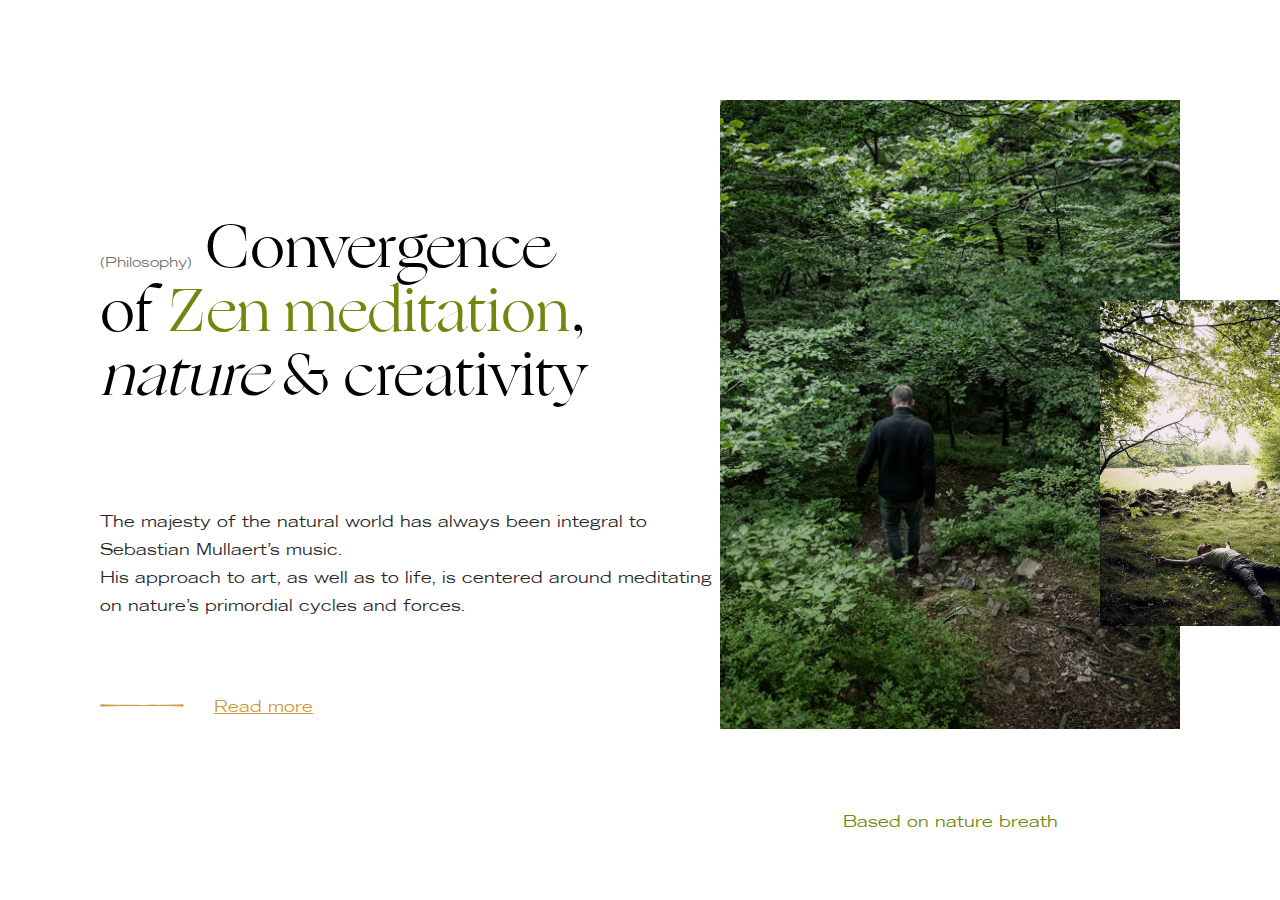
<file: Домашка_4.1_4.2/index.html>
<!DOCTYPE html>
<html>
  <head>
    <meta charset="UTF-8">
    <meta name="viewport" content="width=device-width, initial-scale=1"/>
    <link rel="stylesheet" href="styles/styles.css">
    <title>Philosophy</title>
    <link rel="preconnect" href="https://fonts.googleapis.com"><link rel="preconnect" href="https://fonts.gstatic.com" crossorigin>
    <link href="https://fonts.googleapis.com/css2?family=Montserrat&family=Quattrocento&display=swap" rel="stylesheet">
  </head>
  <body>
    <div class="content-wrapper">
      <section class="section-1">
        <div>
          <h1><span class="philosophy mobile-hidden">(Philosophy)</span> Convergence <br>of <span class="zen"> Zen meditation</span>, <i><b>nature</b></i> & creativity</h1>
        </div>
        <div>
          <p>The majesty of the natural world has always been integral to Sebastian Mullaert’s music.</p>
          <p>His approach to art, as well as to life, is centered around meditating on nature’s primordial cycles and forces.</p>
        </div>
        <div class="read-link">
          <svg width="84" height="3" viewBox="0 0 84 3" fill="none" xmlns="http://www.w3.org/2000/svg">
            <path d="M42.672 0.903998C22.704 0.903998 5.52 0.615999 0.72 0.328C0.144 0.808 0.0480001 2.248 0.816 2.632C5.904 2.248 21.84 1.96 42.48 1.96C63.12 1.96 77.904 2.248 83.184 2.632C83.76 2.248 83.856 0.808 83.088 0.328C78.48 0.615999 62.64 0.903998 42.672 0.903998Z" fill="#D0A049"/>
          </svg>
          <div>
          <a href="">Read more</a>
        </div>
        </div>
      </section>
      
      <section class="section-2 mobile-hidden">
        <div class="photos">
          <img src="img/image 52.jpg" width="460" height="630" alt="pic" class="bpic">
          <img src="img/image 116.jpg" width="260" height="320" alt="pic" class="spic">
        </div>
        <div class="mobile-hidden">
          <p>Based on nature breath</p>
        </div>
      </section>
    </section>
    </div>
    
    <section class="desktop-hidden">
      <div>
        <img src="img/image 52 m.jpg" width="320" height="500" alt="pic" class="bpic-mobile">
        <img src="img/image 116 m.jpg" width="217" height="290" alt="pic" class="spic-mobile">
      </div>
    </section>
  </body>
</html>
</file>
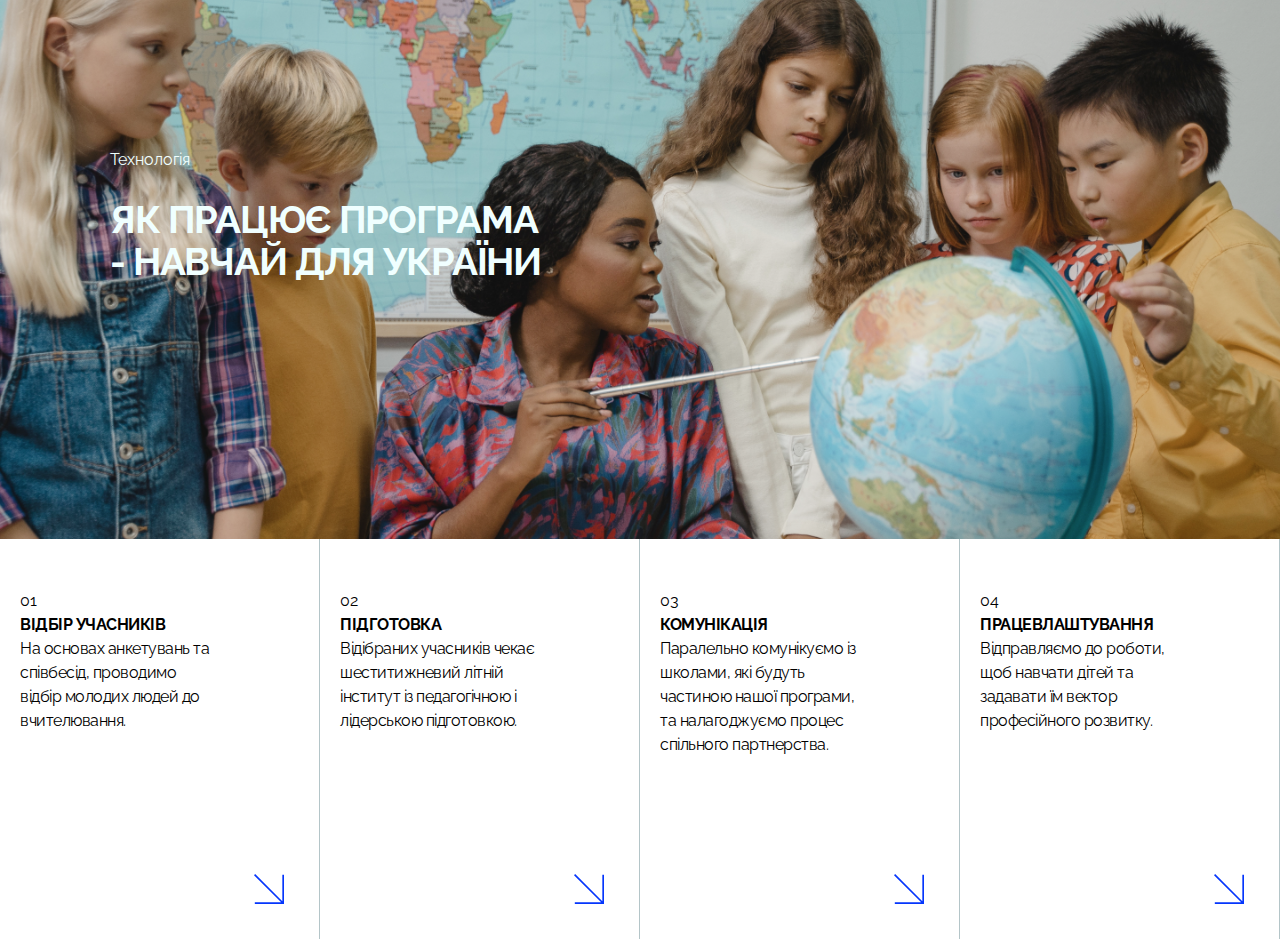
<file: Домашка_grid/index.html>
<!DOCTYPE html>
<html>
	<head>
		<meta charset="UTF-8">
    <meta name="viewport" content="width=device-width, initial-scale=1.0" />
		<link rel="stylesheet" href="styles/styles.css">
		<title>Grid</title>
      <link rel="preconnect" href="https://fonts.googleapis.com">
      <link rel="preconnect" href="https://fonts.gstatic.com" crossorigin>
      <link href="https://fonts.googleapis.com/css2?family=Raleway&display=swap" rel="stylesheet">
	</head>
  <body>
    <header class="main-pic">
      <div class="container-m main-pic-container" >
        <p class="main-pic-text">Технологія</p>
        <h1 class="main-pic-title">ЯК ПРАЦЮЄ ПРОГРАМА <br>- НАВЧАЙ ДЛЯ УКРАЇНИ</h1>
      </div>
    </header> 
    <div class="container-l">
    <div class="blocks">
      <div class="block">
        <div>
        <p>01</p>
        <h2>ВІДБІР УЧАСНИКІВ</h2>
        <p>На основах анкетувань та співбесід, проводимо відбір молодих людей до вчителювання.</p>
        </div>
        <div class="svg-block">
        <a href="" class="svg-button"><svg width="30" height="30" viewBox="0 0 30 30" fill="none" xmlns="http://www.w3.org/2000/svg">
          <path d="M28.3323 0.821581V27.1472L1.17904 0L0 1.17881L27.1591 28.3327H0.815904V30H28.3323H30V28.3327V0.821581H28.3323Z" fill="#0536FC"/>
          </svg>
          </a>
        </div>
      </div>
      <div class="block">
        <div>
        <p>02</p>
        <h2>ПІДГОТОВКА</h2>
        <p>Відібраних учасників чекає шеститижневий літній інститут із педагогічною і лідерською підготовкою.</p>
        </div>
        <div class="svg-block">
        <a href="" class="svg-button"><svg width="30" height="30" viewBox="0 0 30 30" fill="none" xmlns="http://www.w3.org/2000/svg">
          <path d="M28.3323 0.821581V27.1472L1.17904 0L0 1.17881L27.1591 28.3327H0.815904V30H28.3323H30V28.3327V0.821581H28.3323Z" fill="#0536FC"/>
          </svg>
          </a>
        </div>
      </div>
      <div class="block">
        <div>
        <p>03</p>
        <h2>КОМУНІКАЦІЯ</h2>
        <p>Паралельно комунікуємо із школами, які будуть частиною нашої програми, та налагоджуємо процес спільного партнерства.</p>
        </div>
        <div class="svg-block">
        <a href="" class="svg-button"><svg width="30" height="30" viewBox="0 0 30 30" fill="none" xmlns="http://www.w3.org/2000/svg">
          <path d="M28.3323 0.821581V27.1472L1.17904 0L0 1.17881L27.1591 28.3327H0.815904V30H28.3323H30V28.3327V0.821581H28.3323Z" fill="#0536FC"/>
          </svg>
          </a>
        </div>
      </div>
      <div class="block">
        <div>
        <p>04</p>
        <h2>ПРАЦЕВЛАШТУВАННЯ</h2>
        <p>Відправляємо до роботи, щоб навчати дітей та задавати їм вектор професійного розвитку.</p>
        </div>
        <div class="svg-block">
        <a href="" class="svg-button"><svg width="30" height="30" viewBox="0 0 30 30" fill="none" xmlns="http://www.w3.org/2000/svg">
          <path d="M28.3323 0.821581V27.1472L1.17904 0L0 1.17881L27.1591 28.3327H0.815904V30H28.3323H30V28.3327V0.821581H28.3323Z" fill="#0536FC"/>
          </svg>
          </a>
        </div>
      </div>
    </div>
    </div>
  </body>
</html>
</file>
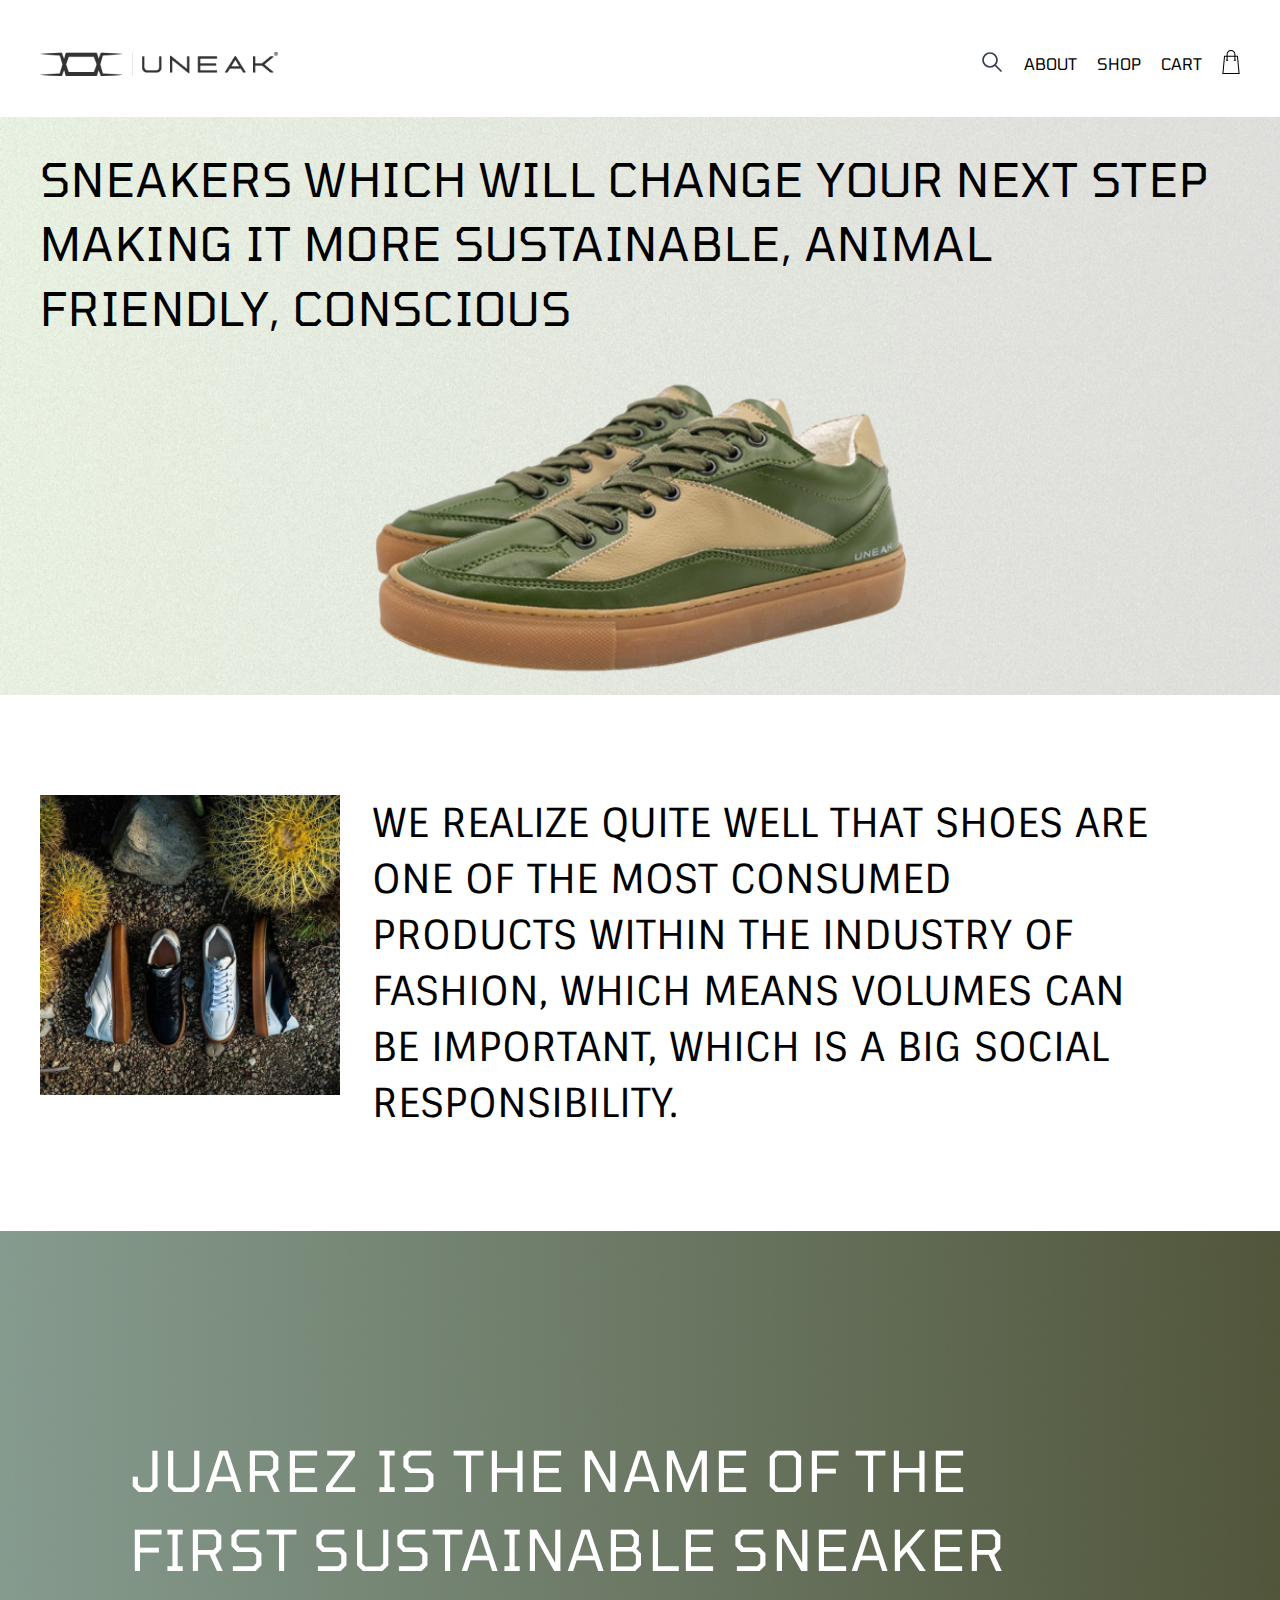
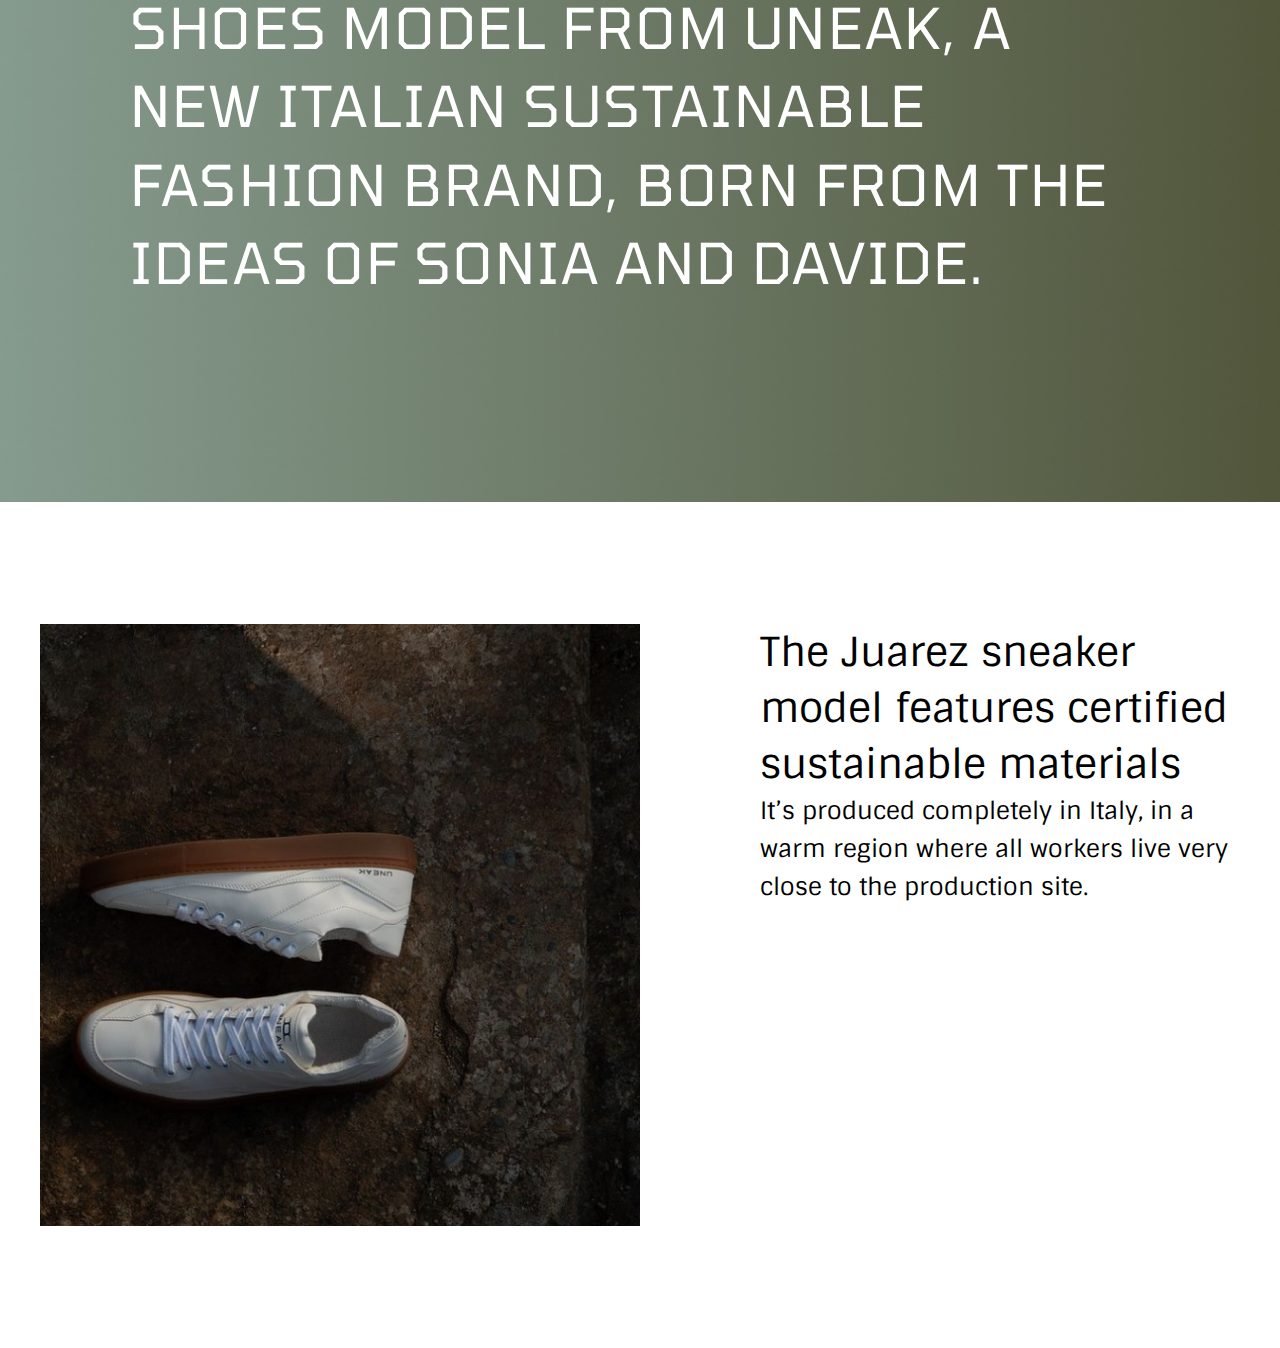
<file: Домашка_кроссовок/index.html>
<!DOCTYPE html>
<html>
	<head>
		<meta charset="UTF-8">
    <meta name="viewport" content="width=device-width, initial-scale=1"/>
		<link rel="stylesheet" href="styles/styles.css">
		<title>R</title>
    <link rel="preconnect" href="https://fonts.googleapis.com"><link rel="preconnect" href="https://fonts.gstatic.com" crossorigin>
    <link href="https://fonts.googleapis.com/css2?family=Sintony&family=Tomorrow&display=swap" rel="stylesheet">
	</head>
    <body>
      <header>
        <div class="container header-wrapper">
          <div class="desktop-hidden">
            <button class="header-button">MENU</button>
          </div>
          <div class="header-logo-link">
            <a href=""><img src="images/image_1.png" class="header-logo" width="238" height="24" alt=""></a>
          </div>
          <nav class="mobile-hidden">
            <ul class="header-navigation-list">
              <li><button class="header-button"><svg width="24" height="24" viewBox="0 0 24 24" fill="none" xmlns="http://www.w3.org/2000/svg">
                <path d="M10 17C13.866 17 17 13.866 17 10C17 6.13401 13.866 3 10 3C6.13401 3 3 6.13401 3 10C3 13.866 6.13401 17 10 17Z" stroke="#353E50" stroke-width="1.7" stroke-linecap="round" stroke-linejoin="round"/>
                <path d="M15 15L21 21" stroke="#353E50" stroke-width="1.7" stroke-linecap="round" stroke-linejoin="round"/>
                </svg></button></li>
              <li><a>ABOUT</a></li>
              <li><a>SHOP</a></li>
              <li><a>CART</a></li>
              <li><button class="header-button"><svg width="18" height="24" viewBox="0 0 18 24" fill="none" xmlns="http://www.w3.org/2000/svg">
                <path d="M15.942 5.62697H13.4197V4.41967C13.4197 1.98269 11.437 0 8.99993 0C6.56295 0 4.58026 1.98269 4.58026 4.41967V5.62697H2.05796L0.353516 24H17.6464L15.942 5.62697ZM5.60153 4.41967C5.60153 2.54571 7.12592 1.02127 8.99993 1.02127C10.874 1.02127 12.3984 2.54571 12.3984 4.41967V5.62697H5.60153V4.41967ZM2.98847 6.64824H4.58021V9.64771H3.99676V10.669H6.18488V9.64771H5.60148V6.64824H12.3983V9.64771H11.8149V10.669H14.0031V9.64771H13.4197V6.64824H15.0114L16.5263 22.9787H1.47353L2.98847 6.64824Z" fill="black"/>
                </svg></button></li>
            </ul>
          </nav>
          <div class="desktop-hidden">
            <button class="header-button">CART</button>
          </div>
        </div>
      </header>   
      <section class="section-1">  
        <div class="container section-1-container">
          <p>Sneakers which will change your next step <span class="mobile-hidden">making it more sustainable, animal friendly, conscious</span></p>
          <figure class="section-1-image-wrap">
          <img src="images/3fcd509a51bc0adc99a322107f53a9ce_original-removebg-preview 1.png" class="sneak" width="533" height="355">
        </figure>
        <div class="desktop-hidden">
          <p class="desktop-hidden-bottom">making it more sustainable, animal friendly, conscious</p>
        </div>
        </div>
      </section>
      <section class="">
        <div class="container section-2-container">
        <figure class="section-2-img-wrap">
          <img src="images/280230647_728871804950693_1118493445524661297_n 1.png" width="560" height="560" alt="">
        </figure>
        <div class="section-2-text">
          <p>We realize quite well that shoes are one of the most consumed products within the industry of fashion, which means volumes can be important, which is a big social responsibility.</p>
        </div>
        </div>
      </section>
      <section class="section-3">
        <div class="container">
        <div class="section-3-text">
          <p>Juarez is the name of the first sustainable sneaker shoes model from UNEAK, a new italian sustainable fashion brand, born from the ideas of Sonia and Davide.</p>
        </div>
        </div>
      </section>
      <section class="section-4">
        <div class="container container-4">
          <figure>
            <img src="images/292437600_720899105792151_4973241723010268884_n 1.png" width="608" height="608" alt="">
          </figure>
          <div class="container-4-text">
            <h2>The Juarez sneaker model features certified sustainable materials</h2>
            <p>It’s produced completely in Italy, in a warm region where all workers live very close to the production site.</p>
          </div>
        </div>
      </section>
    </body>
</html>
</file>
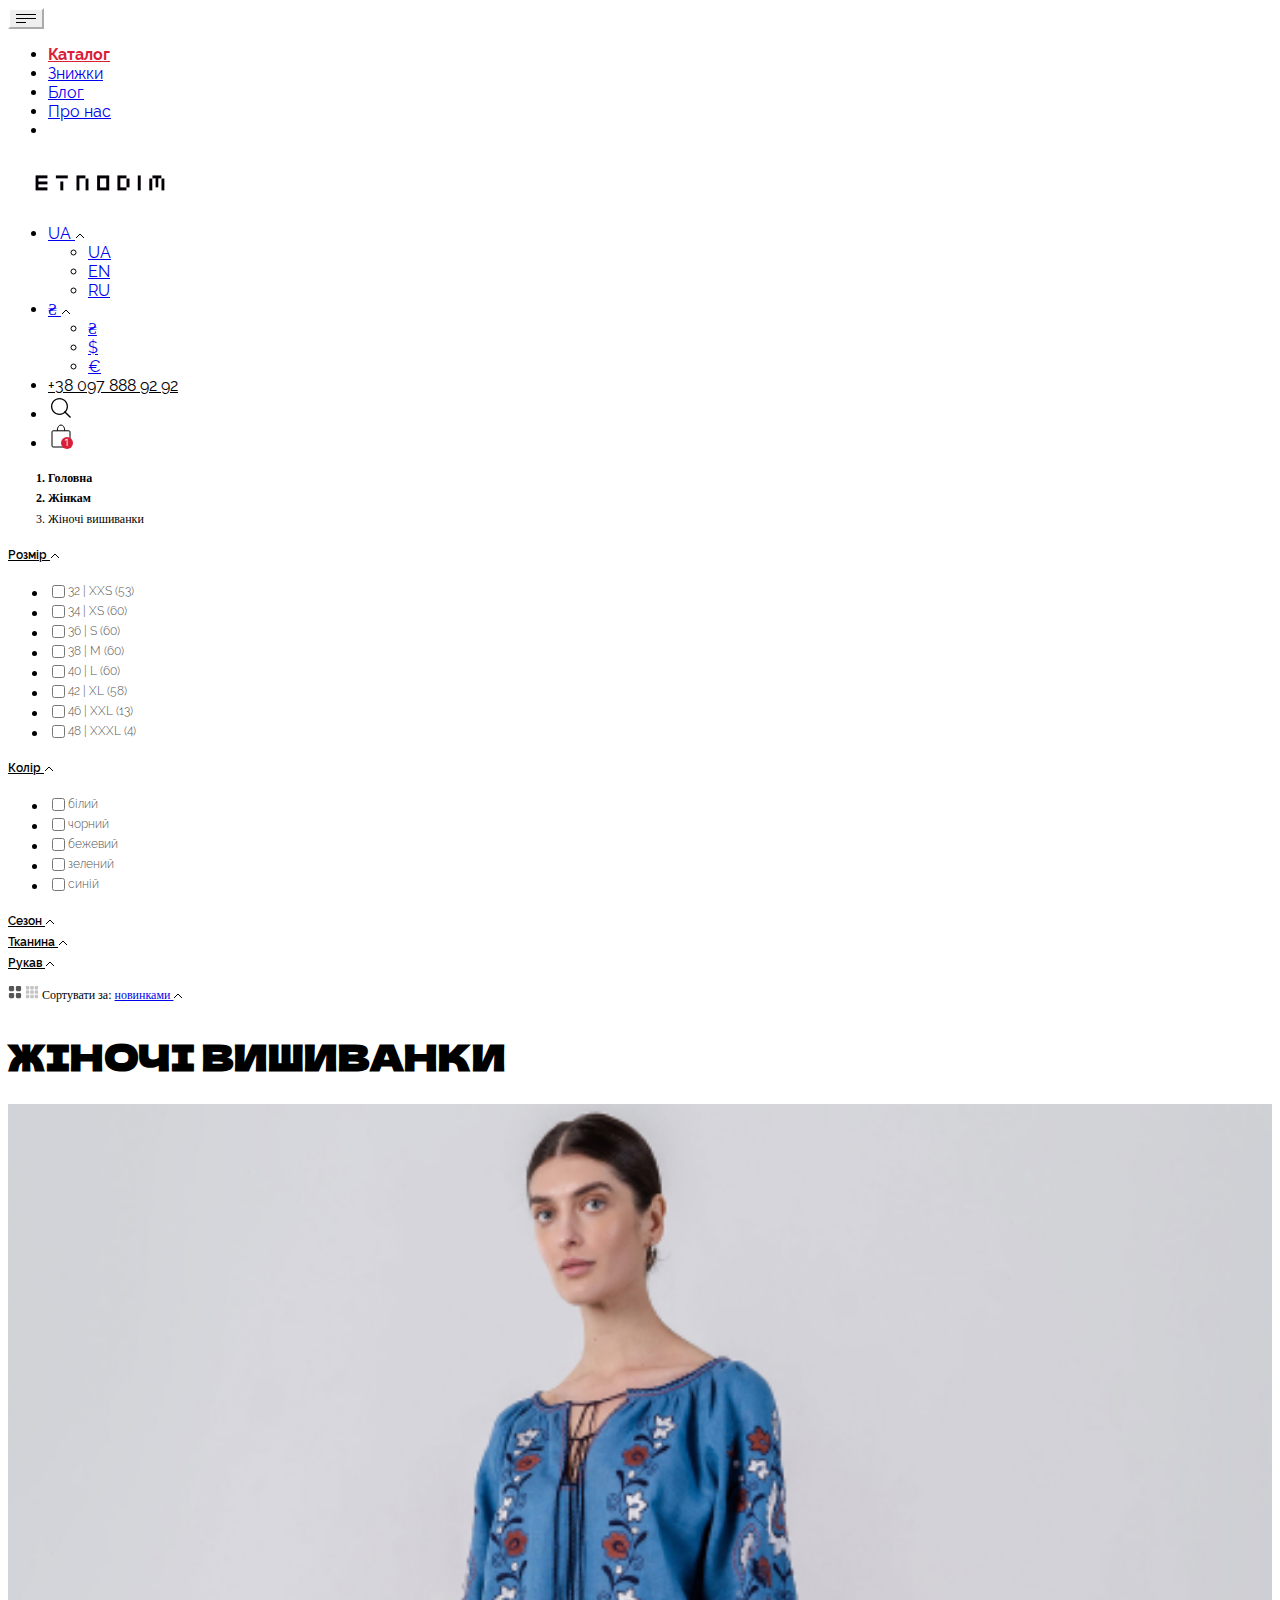
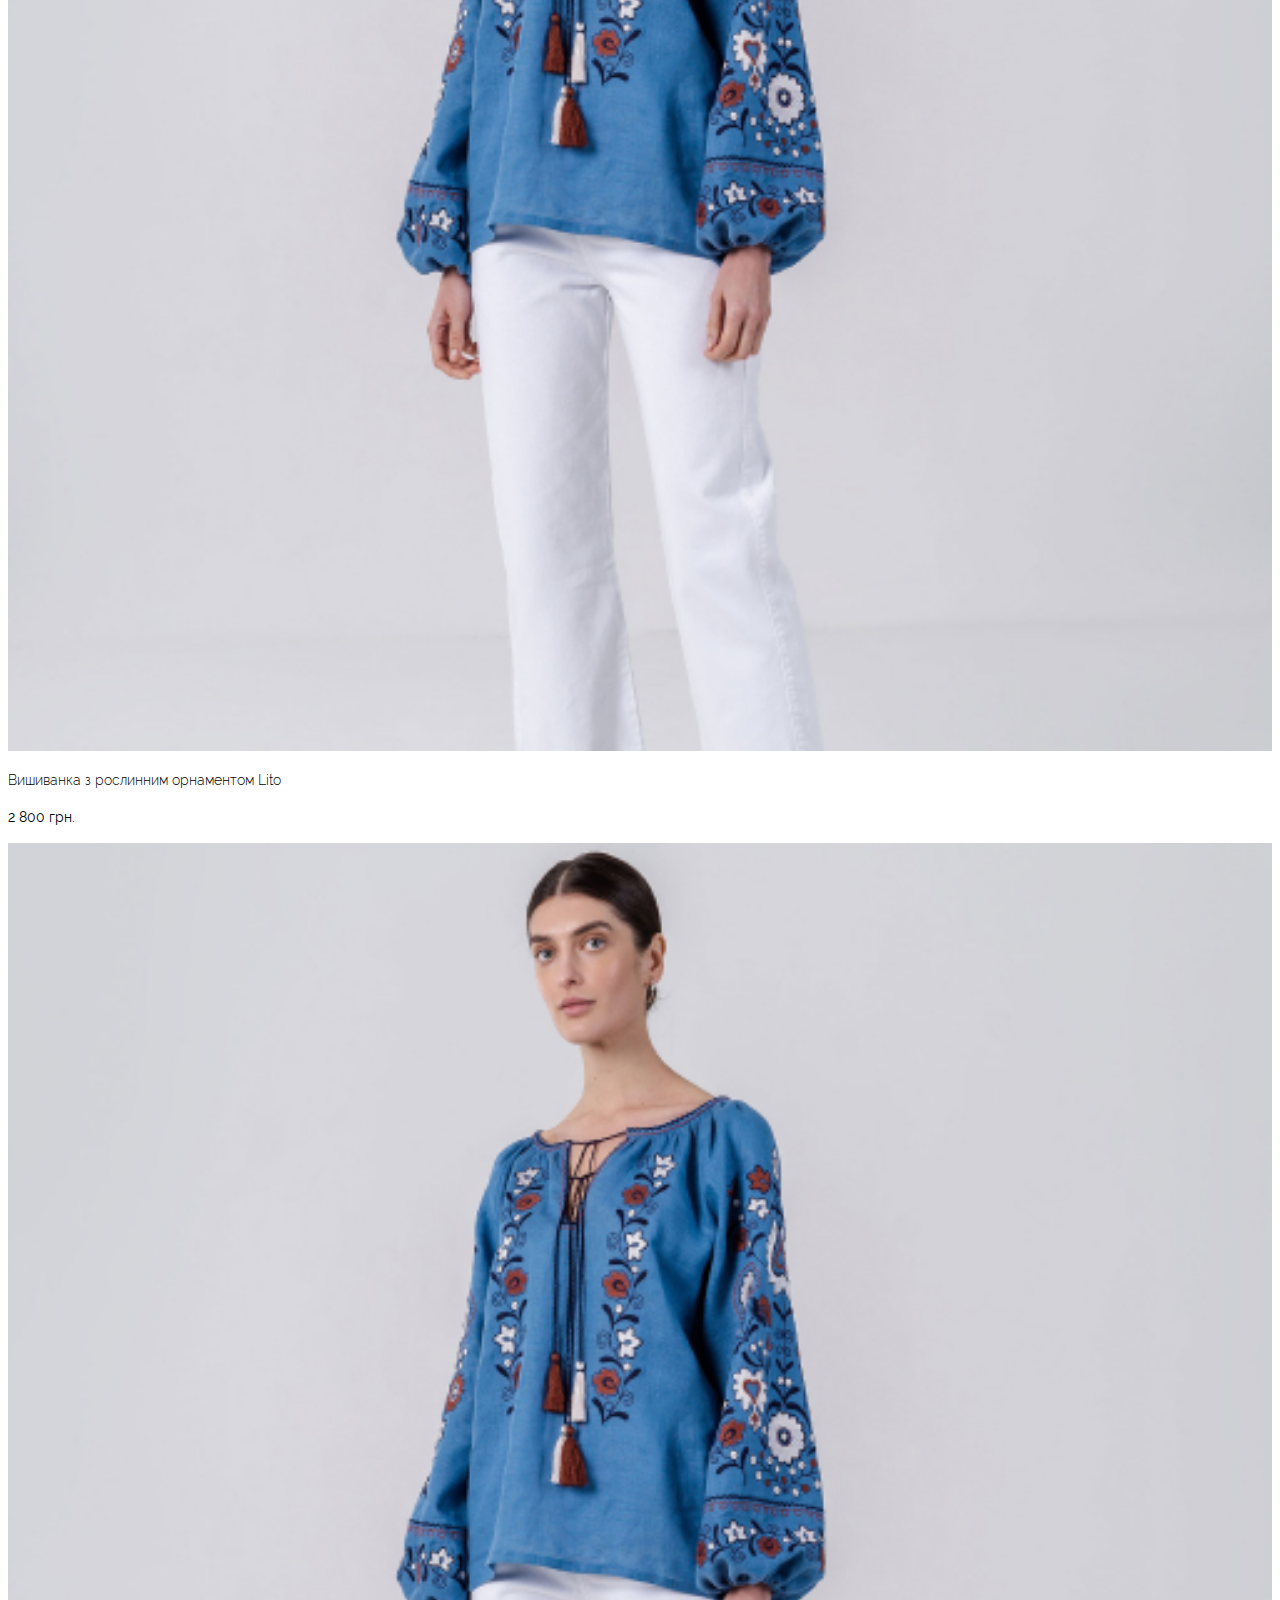
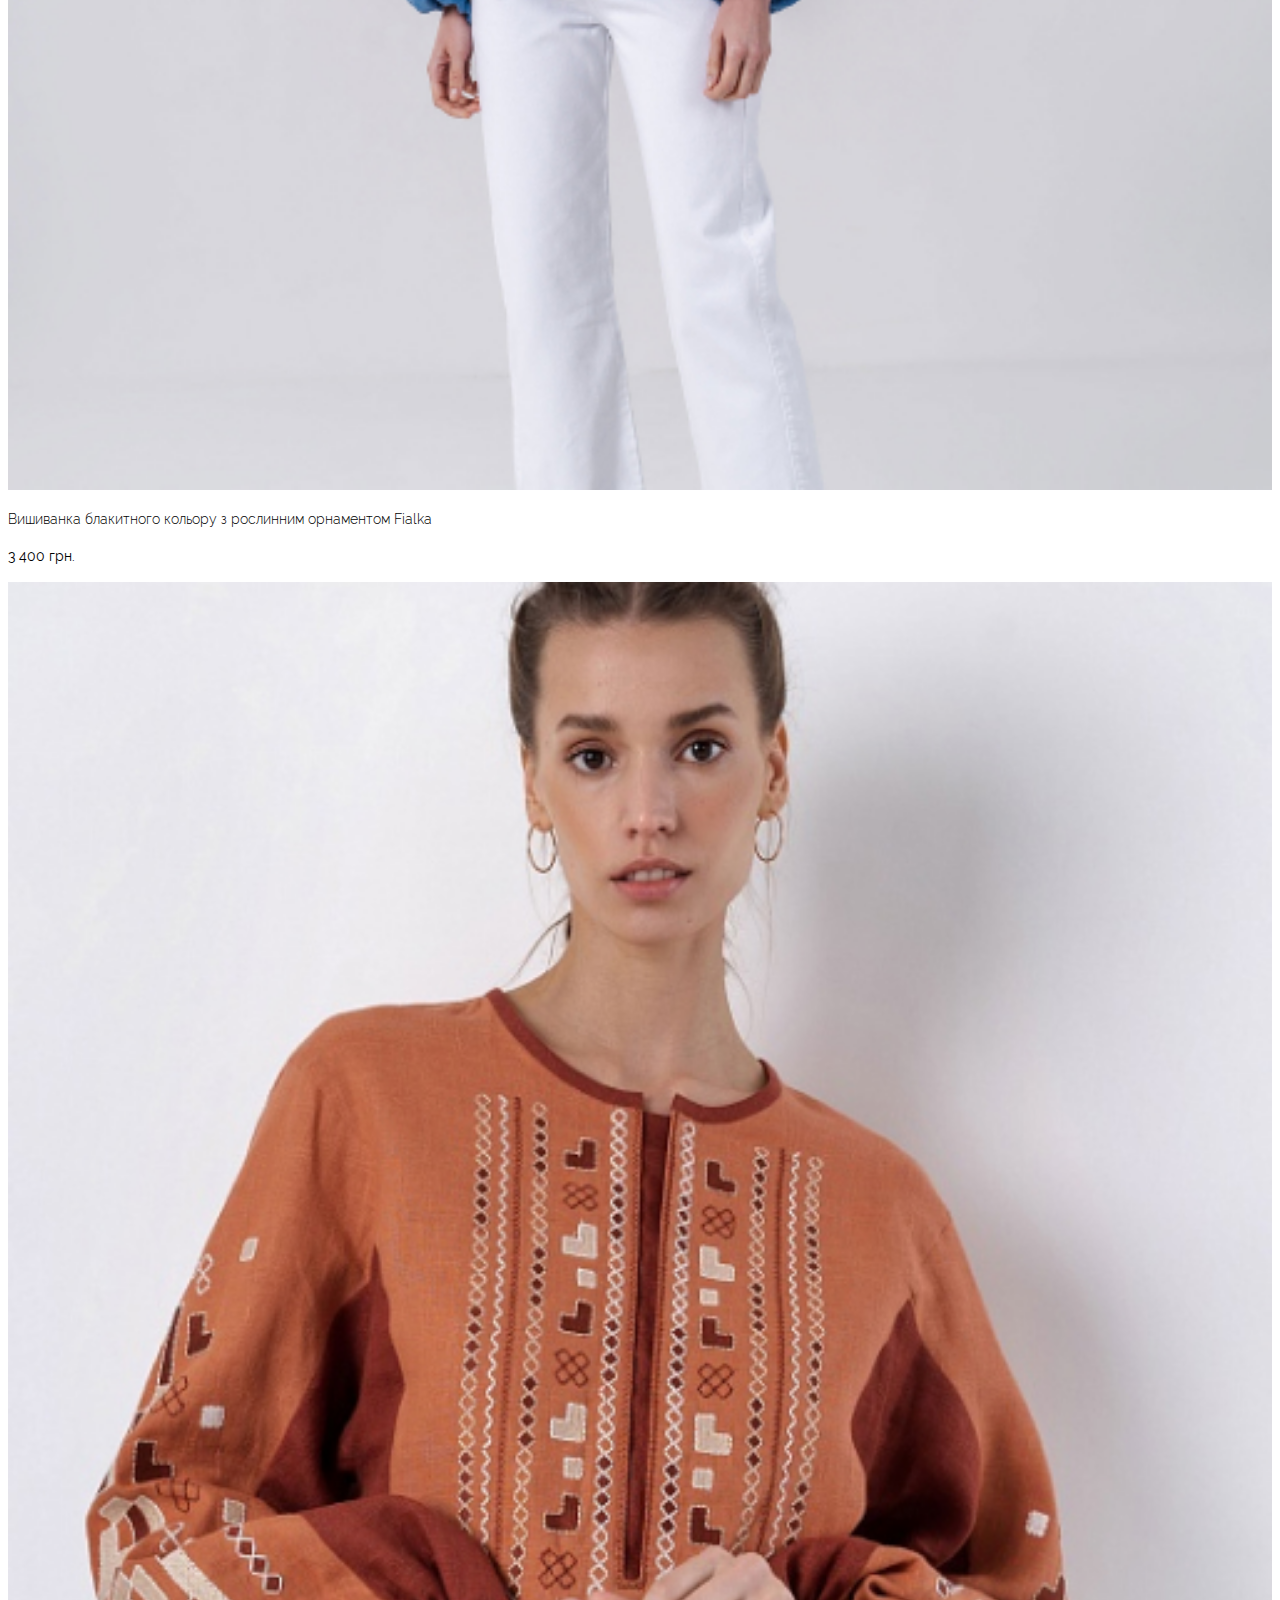
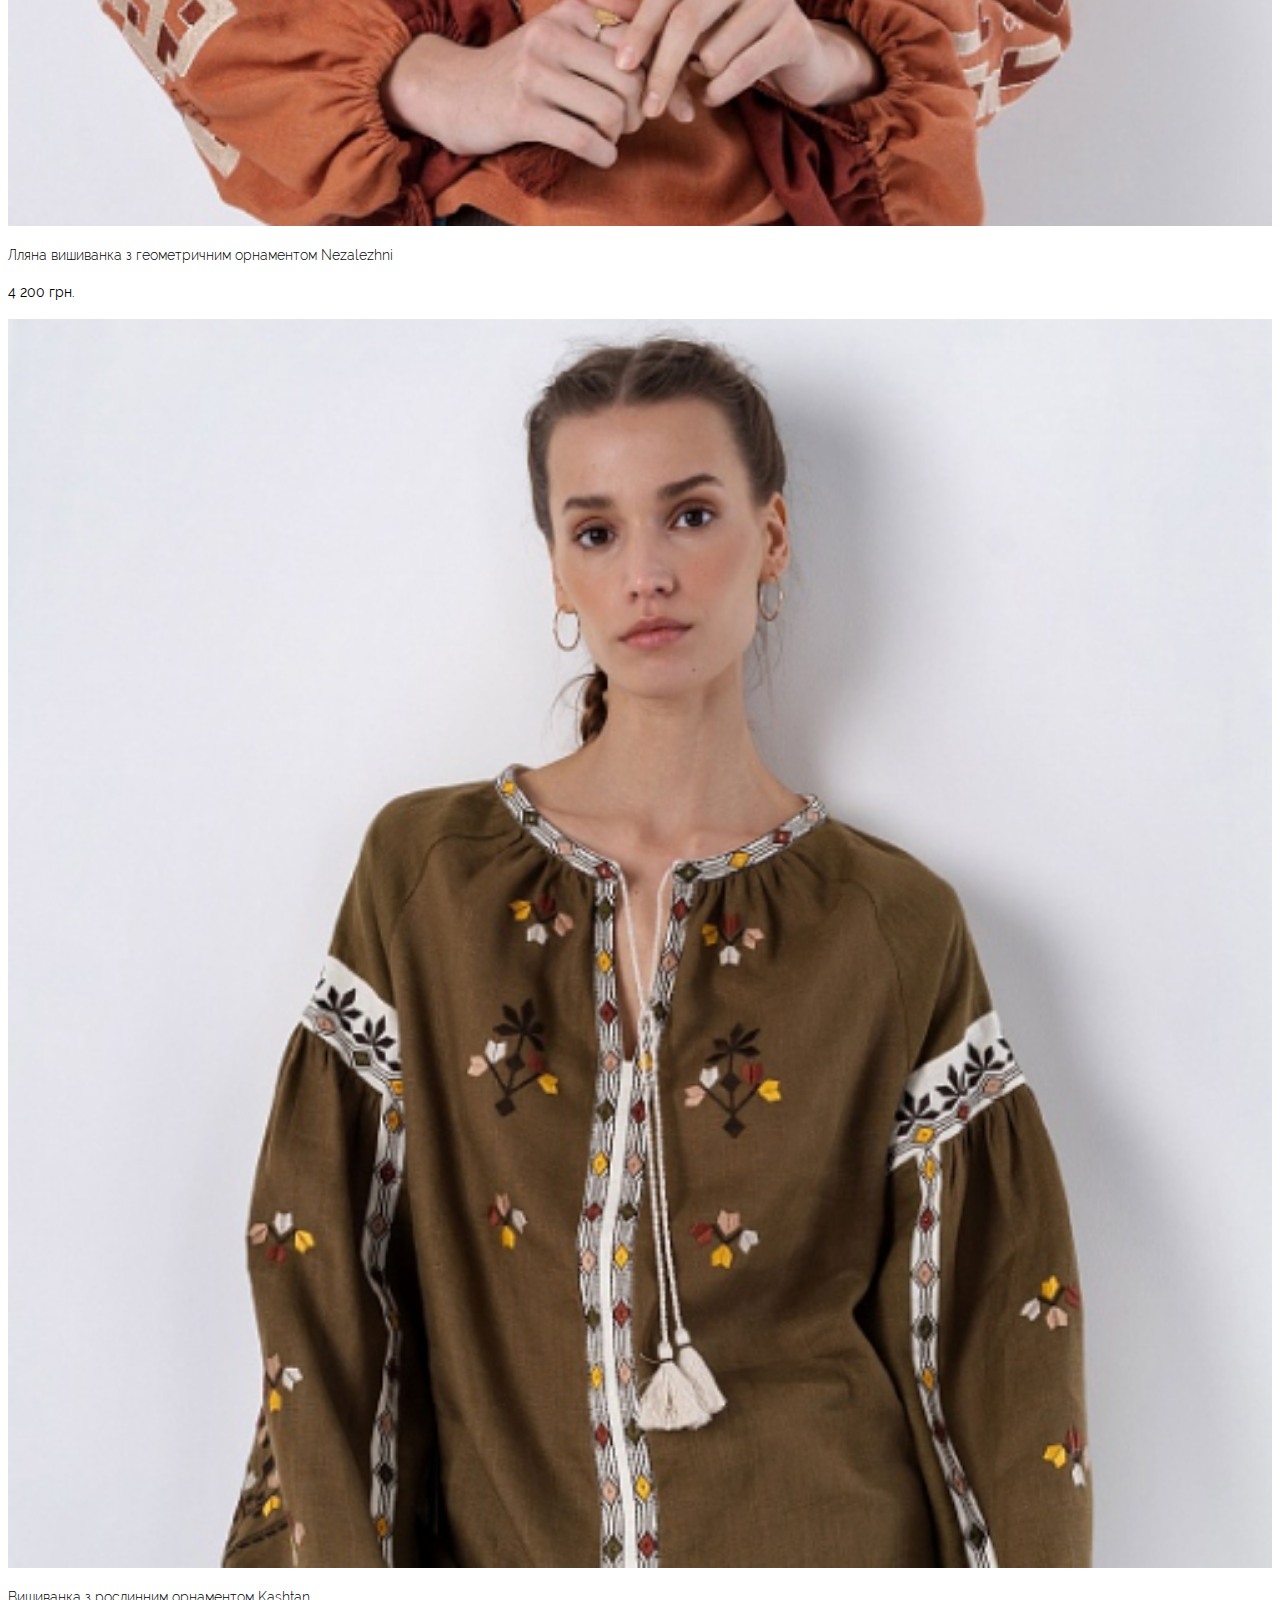
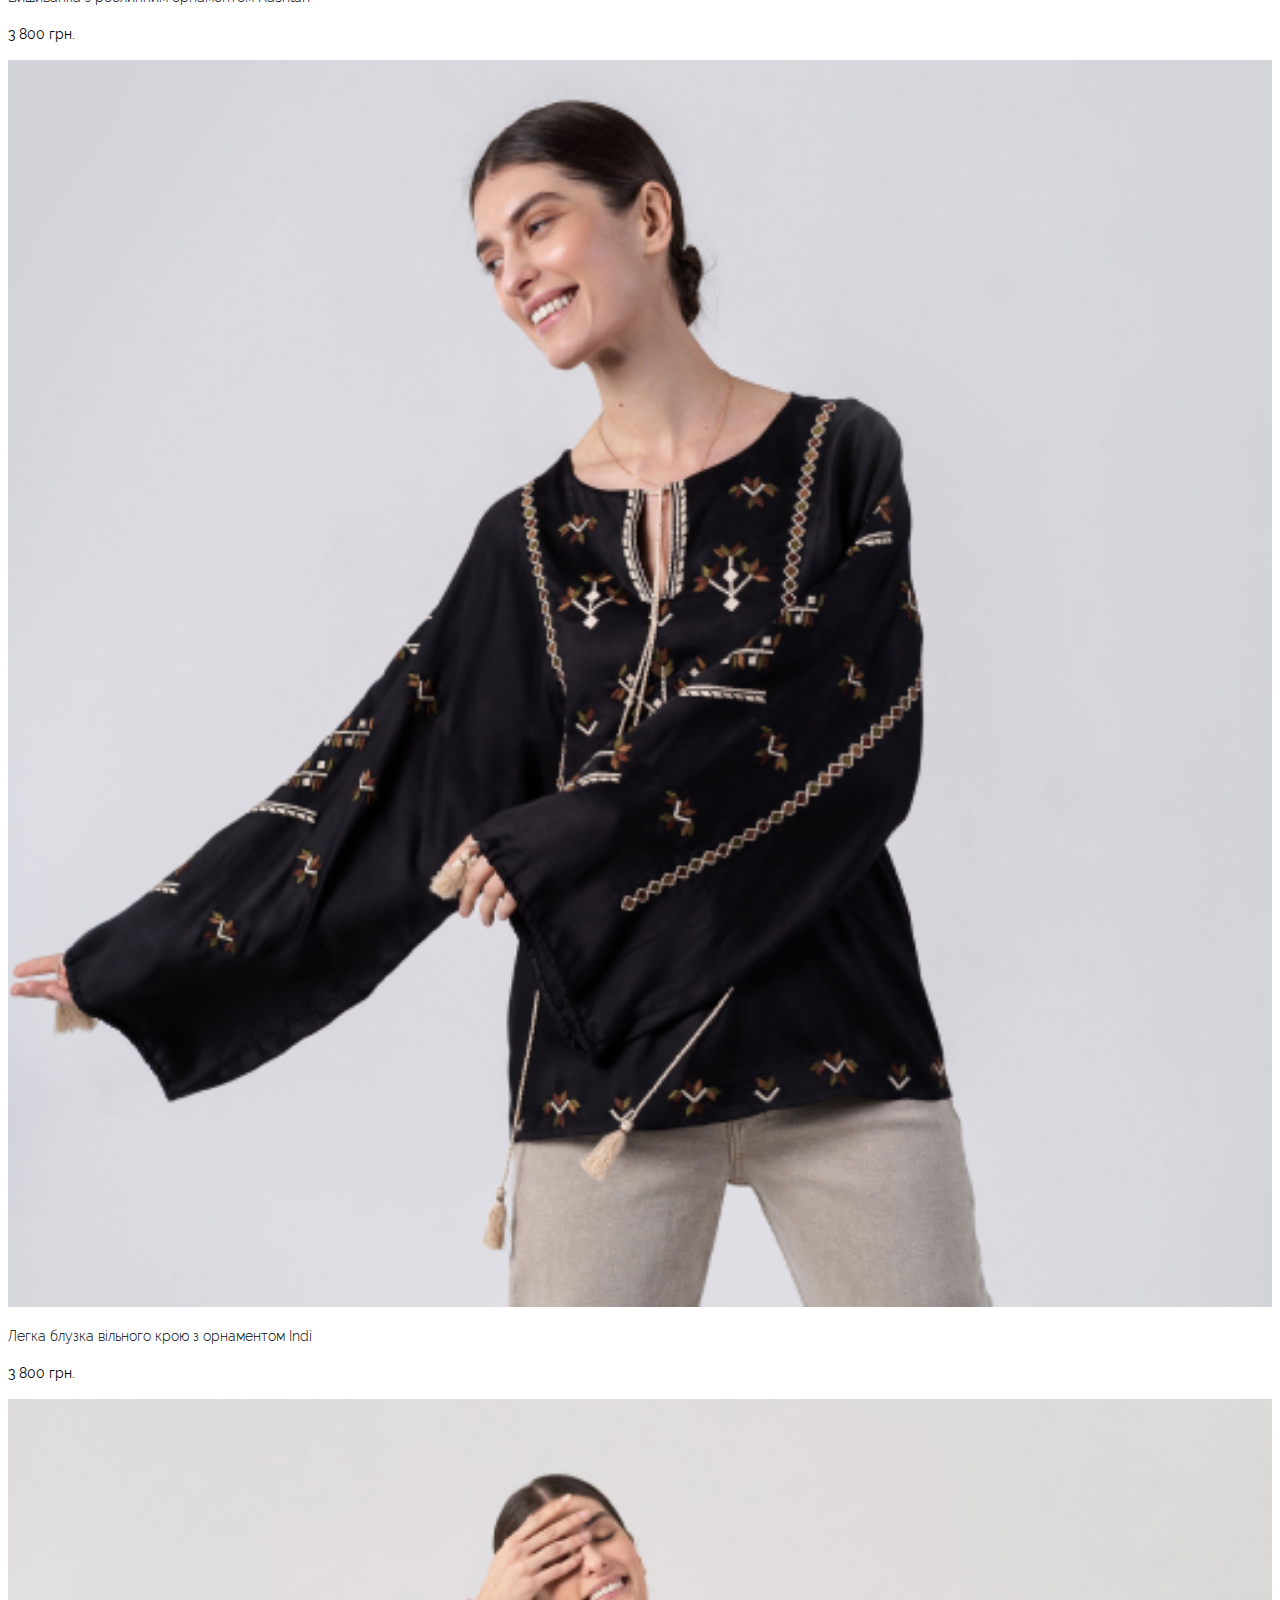
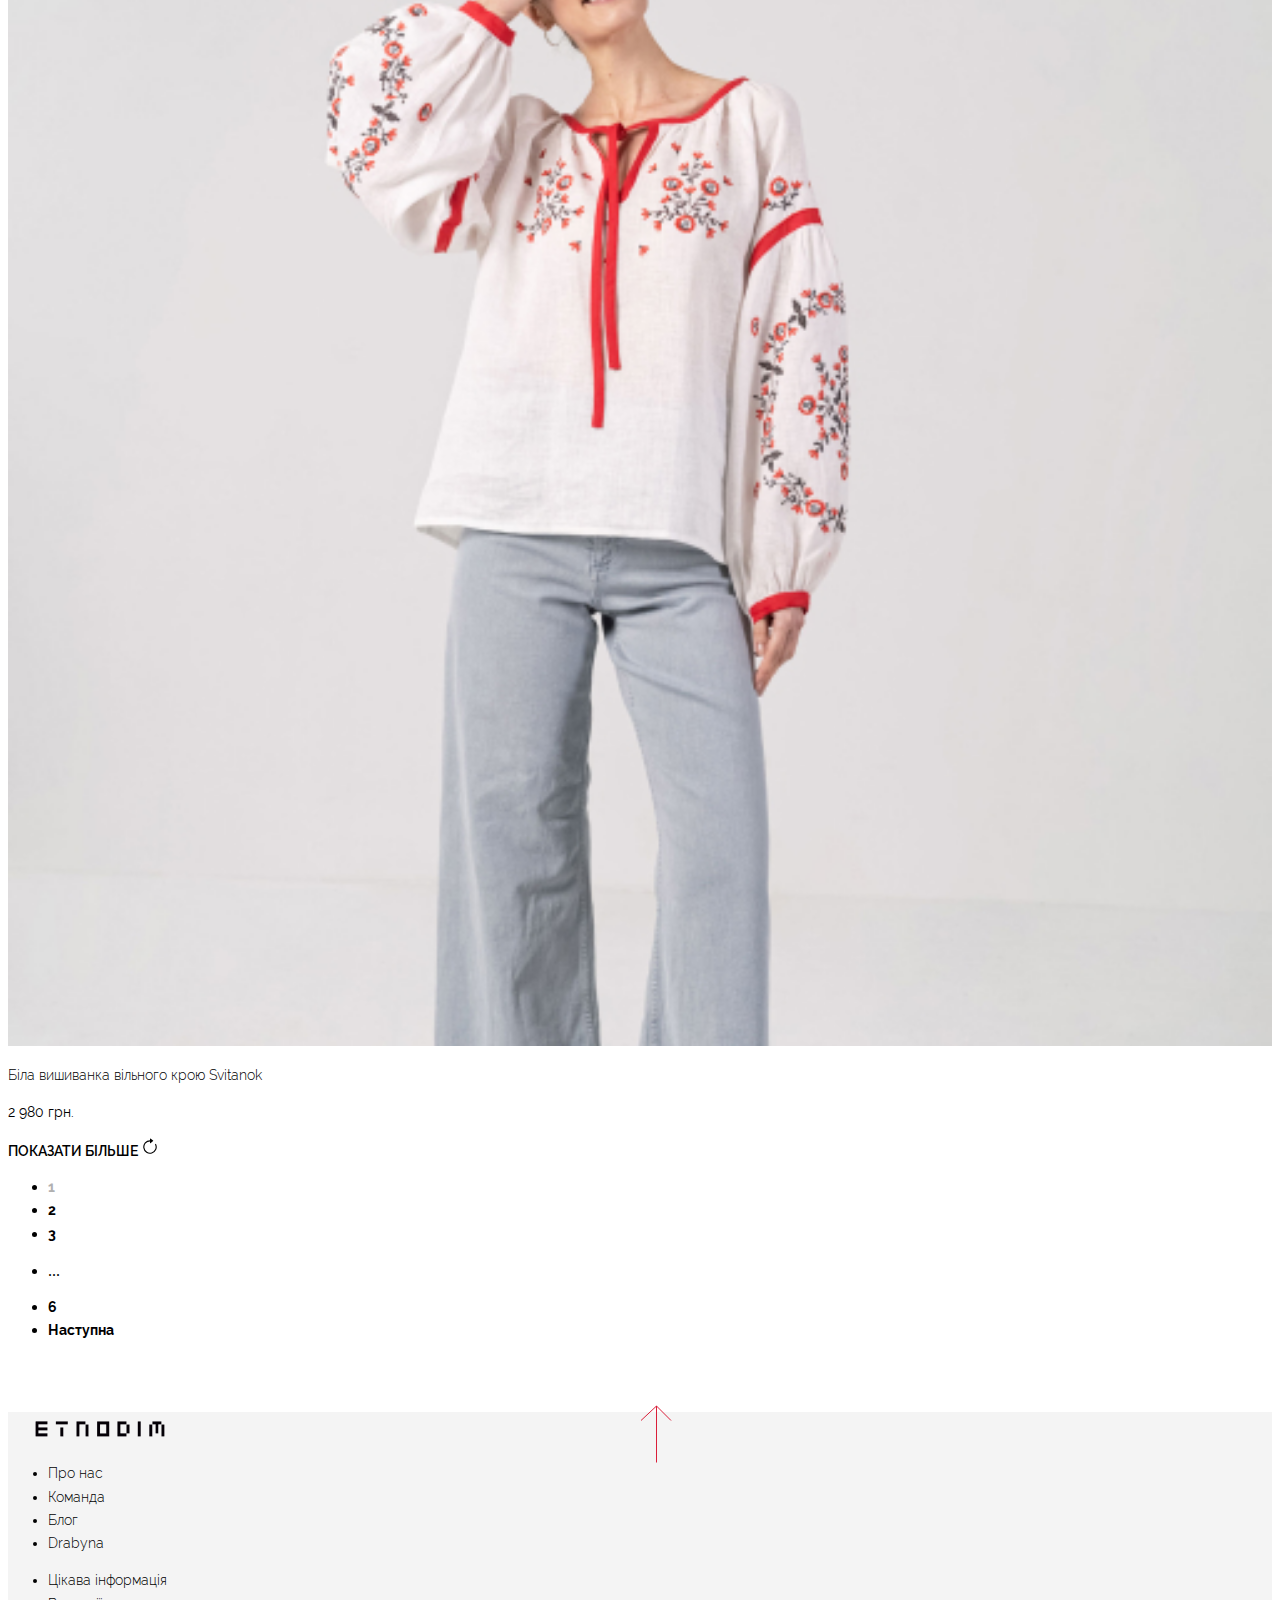
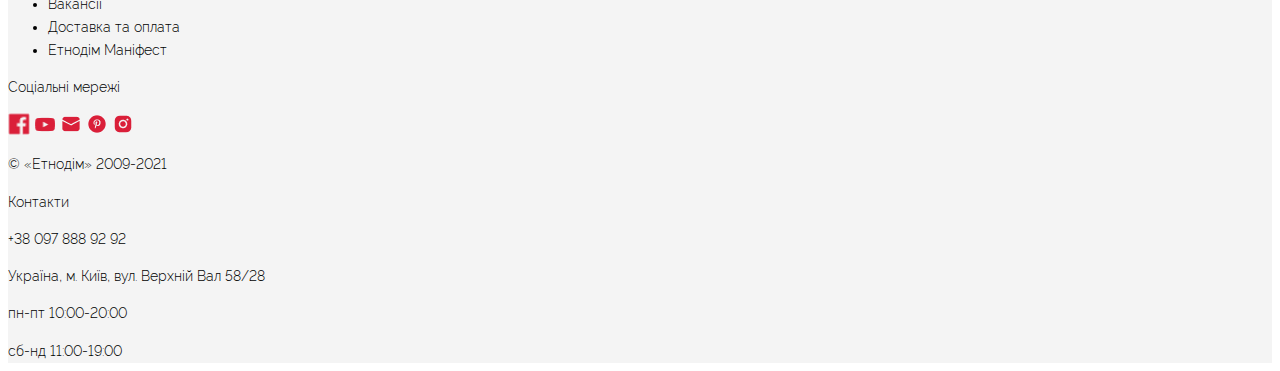
<file: Курсач/index.html>
<!DOCTYPE html>
<html>

<head>
  <meta charset="UTF-8">
  <meta name="viewport" content="width=device-width, initial-scale=1" />
  <title>Курсач</title>
  <link href="https://cdn.jsdelivr.net/npm/bootstrap@5.2.3/dist/css/bootstrap.min.css" rel="stylesheet"
    integrity="sha384-rbsA2VBKQhggwzxH7pPCaAqO46MgnOM80zW1RWuH61DGLwZJEdK2Kadq2F9CUG65" crossorigin="anonymous">
  <link rel="stylesheet" href="styles/styles.css">
  <link rel="stylesheet" href="fonts.css">
</head>

<body>
  <div class="container">
    <header>
      <nav class="navbar navbar-expand-lg py-3">
        <div class="container-fluid px-0">
          <button class="navbar-toggler" type="button" data-bs-toggle="collapse" data-bs-target="#navbarNavDropdown"
            aria-controls="navbarNavDropdown" aria-expanded="false" aria-label="Toggle navigation">
            <span>
              <svg width="20" height="9" viewBox="0 0 20 9" fill="none" xmlns="http://www.w3.org/2000/svg">
                <rect width="20" height="1" fill="black" />
                <rect y="4" width="20" height="1" fill="black" />
                <rect y="8" width="10" height="1" fill="black" />
              </svg>

            </span>
          </button>
          <div class="collapse navbar-collapse flex-grow-0" id="navbarNavDropdown">
            <ul class="navbar-nav gap-3">
              <li class="nav-item"><a href="#" class="nav-link link-active ps-0">Каталог</a></li>
              <li class="nav-item"><a href="test.html" class="nav-link text-black">Знижки</a></li>
              <li class="nav-item"><a href="#" class="nav-link text-black">Блог</a></li>
              <li class="nav-item"><a href="#" class="nav-link text-black">Про нас</a></li>
              <li class="nav-item dropdown">
            </ul>
          </div>
          <div>
            <a href="*"><img src="img/logo.jpg" width="184" height="48" alt="logo"></a>
          </div>
          <ul class="navbar-nav align-items-center gap-2 flex-row">
            <li class="nav-item dropdown d-none d-lg-block">
              <a class="nav-link text-black" href="#" role="button" data-bs-toggle="dropdown" aria-expanded="false">
                UA
                <svg width="10" height="6" viewBox="0 0 10 6" fill="none" xmlns="http://www.w3.org/2000/svg">
                  <path d="M1 5L5 1L9 5" stroke="black" />
                </svg>
              </a>
              <ul class="dropdown-menu">
                <li><a class="dropdown-item text-black" href="#">UA</a></li>
                <li><a class="dropdown-item text-black" href="#">EN</a></li>
                <li><a class="dropdown-item text-black" href="#">RU</a></li>
              </ul>
            </li>
            <li class="nav-item dropdown d-none d-lg-block">
              <a class="nav-link text-black" href="#" role="button" data-bs-toggle="dropdown" aria-expanded="false">
                ₴
                <svg width="10" height="6" viewBox="0 0 10 6" fill="none" xmlns="http://www.w3.org/2000/svg">
                  <path d="M1 5L5 1L9 5" stroke="black" />
                </svg>
              </a>
              <ul class="dropdown-menu">
                <li><a class="dropdown-item text-black" href="#">₴</a></li>
                <li><a class="dropdown-item text-black" href="#">$</a></li>
                <li><a class="dropdown-item text-black" href="#">€</a></li>
              </ul>
            </li>
            <li class="nav-item d-none d-lg-block">
              <a href="tel:" class="nav-item link-mobile text-black text-decoration-none ">+38 097 888 92 92</a>
            </li>
            <li class="nav-item">
              <a href="*">
                <svg width="25" height="25" viewBox="0 0 25 25" fill="none" xmlns="http://www.w3.org/2000/svg">
                  <path d="M11.5 20C6.79231 20 3 16.2077 3 11.5C3 6.79231
                        6.79231 3 11.5 3C16.2077 3 20 6.79231 20 11.5C20 16.2077
                        16.2077 20 11.5 20ZM11.5 4.30769C7.51154 4.30769 4.30769
                        7.51154 4.30769 11.5C4.30769 15.4885 7.51154 18.6923 11.5
                        18.6923C15.4885 18.6923 18.6923 15.4885 18.6923
                        11.5C18.6923 7.51154 15.4885 4.30769 11.5 4.30769Z" fill="black" />
                  <path d="M16.9523 16L23 22.0477L22.0477 23L16
                          16.9523L16.9523 16Z" fill="black" />
                </svg>
              </a>
            </li>
            <li class="nav-item">
              <a href="*">
                <svg width="25" height="25" viewBox="0 0 25 25" fill="none" xmlns="http://www.w3.org/2000/svg">
                  <path d="M9.25 6.80801C9.25 -0.935999 16.75 -0.936006
                            16.75 6.80801M5 23H21C21.5523 23 22 22.5523 22
                            22V7.80801C22 7.25572 21.5523 6.80801 21
                            6.80801H5C4.44772 6.80801 4 7.25572 4 7.80801V22C4
                            22.5523 4.44772 23 5 23Z" stroke="black" />
                  <circle cx="19" cy="19" r="6" fill="#DA1F39" />
                  <path d="M19.5596 14.8516V22H18.6562V15.9795L16.835
                                16.6436V15.8281L19.418 14.8516H19.5596Z" fill="white" />
                </svg>
              </a>
            </li>
          </ul>
        </div>
      </nav>

      <div class="py-3 d-none d-lg-block" aria-label="breadcrumb" style="--bs-breadcrumb-divider:'—';">
        <ol class="breadcrumb">
          <li class="breadcrumb-item"><a href="#"><b>Головна</b></a></li>
          <li class="breadcrumb-item"><a href="#"><b>Жінкам</b></a></li>
          <li class="breadcrumb-item active" aria-current="page"><b>Жіночі
              вишиванки</b></li>
        </ol>
      </div>
    </header>


    <div class="row">
      <div class="col-2 pt-4 d-none d-lg-block">
        <div>
          <div>
            <a class="filterGroup" data-bs-toggle="collapse" href="#collapseSize" aria-expanded="false"
              aria-controls="collapseSize" id="sizeFilterGroup">
              <label for="sizeFilterGroup">
                Розмір
                <svg width="10" height="6" viewBox="0 0 10 6" fill="none" xmlns="http://www.w3.org/2000/svg">
                  <path d="M1 5L5 1L9 5" stroke="black" />
                </svg>
              </label>
            </a>
          </div>
          <div class="collapse" id="collapseSize">
            <div>
              <ul class="list-unstyled filterOptions">
                <li>
                  <label class="" for="flexCheckDefault1">
                    <input class="me-1" type="checkbox" value="" id="flexCheckDefault1">
                    32 | XXS (53)
                  </label>
                </li>
                <li>
                  <label class="" for="flexCheckDefault2">
                    <input class="me-1" type="checkbox" value="" id="flexCheckDefault2">
                    34 | XS (60)
                  </label>
                </li>
                <li>
                  <label class="" for="flexCheckDefault3">
                    <input class="me-1" type="checkbox" value="" id="flexCheckDefault3">
                    36 | S (60)
                  </label>
                </li>
                <li>
                  <label class="" for="flexCheckDefault4">
                    <input class="me-1" type="checkbox" value="" id="flexCheckDefault4">
                    38 | M (60)
                  </label>
                </li>
                <li>
                  <label class="" for="flexCheckDefault5">
                    <input class="me-1" type="checkbox" value="" id="flexCheckDefault5">
                    40 | L (60)
                  </label>
                </li>
                <li>
                  <label class="" for="flexCheckDefault6">
                    <input class="me-1" type="checkbox" value="" id="flexCheckDefault6">
                    42 | XL (58)
                  </label>
                </li>
                <li>
                  <label class="" for="flexCheckDefault7">
                    <input class="me-1" type="checkbox" value="" id="flexCheckDefault7">
                    46 | XXL (13)
                  </label>
                </li>
                <li>
                  <label class="" for="flexCheckDefault8">
                    <input class="me-1" type="checkbox" value="" id="flexCheckDefault8">
                    48 | XХXL (4)
                  </label>
                </li>
              </ul>
            </div>
          </div>
        </div>

        <div>
          <div>
            <a class="filterGroup" data-bs-toggle="collapse" href="#colorFilter" role="button" aria-expanded="false"
              aria-controls="colorFilter" id="colorFilterGroup" />
            <label for="colorFilterGroup">
              Колір
              <svg width="10" height="6" viewBox="0 0 10 6" fill="none" xmlns="http://www.w3.org/2000/svg">
                <path d="M1 5L5 1L9 5" stroke="black" />
              </svg>
            </label>
            </a>
          </div>
          <div class="collapse" id="colorFilter">
            <div>
              <ul class="list-unstyled filterOptions">
                <li>
                  <label for="color1">
                    <input class="me-1" type="checkbox" value="" id="color1">
                    білий
                  </label>
                </li>
                <li>
                  <label for="color2">
                    <input class="me-1" type="checkbox" value="" id="color2">
                    чорний
                  </label>
                </li>
                <li>
                  <label for="color3">
                    <input class="me-1" type="checkbox" value="" id="color3">
                    бежевий
                  </label>
                </li>
                <li>
                  <label for="color4">
                    <input class="me-1" type="checkbox" value="" id="color4">
                    зелений
                  </label>
                </li>
                <li>
                  <label for="color5">
                    <input class="me-1" type="checkbox" value="" id="color5">
                    синій
                  </label>
                </li>
              </ul>
            </div>
          </div>
        </div>

        <div>
          <a class="filterGroup" data-bs-toggle="collapse" href="#seasonFilter" role="button" aria-expanded="false"
            aria-controls="seasonFilter" id="seasonFilterGroup" />
          <label for="seasonFilterGroup">
            Сезон
            <svg width="10" height="6" viewBox="0 0 10 6" fill="none" xmlns="http://www.w3.org/2000/svg">
              <path d="M1 5L5 1L9 5" stroke="black" />
            </svg>
          </label>
          </a>
        </div>

        <div>
          <a class="filterGroup" data-bs-toggle="collapse" href="#textileFilter" role="button" aria-expanded="false"
            aria-controls="colorFilter" id="textileFilterGroup" />
          <label for="textileFilterGroup">
            Тканина
            <svg width="10" height="6" viewBox="0 0 10 6" fill="none" xmlns="http://www.w3.org/2000/svg">
              <path d="M1 5L5 1L9 5" stroke="black" />
            </svg>
          </label>
          </a>
        </div>

        <div>
          <a class="filterGroup" data-bs-toggle="collapse" href="#sleeveFilter" role="button" aria-expanded="false"
            aria-controls="colorFilter" id="sleeveFilterGroup" />
          <label for="sleeveFilterGroup">
            Рукав
            <svg width="10" height="6" viewBox="0 0 10 6" fill="none" xmlns="http://www.w3.org/2000/svg">
              <path d="M1 5L5 1L9 5" stroke="black" />
            </svg>
          </label>
          </a>
        </div>
      </div>

      <div class="col-lg-10">
        <div class="row pb-4 align-items-baseline">
          <div class="col d-flex gap-2 sorting-text">
            <p>
              <svg xmlns="http://www.w3.org/2000/svg" width="14" height="14" fill="currentColor"
                class="bi  bi-grid-fill layout-button active d-none d-lg-inline-flex" viewBox="0 0 16 16">
                <path
                  d="M1 2.5A1.5 1.5 0 0 1 2.5 1h3A1.5 1.5 0 0 1 7 2.5v3A1.5 1.5 0 0 1 5.5 7h-3A1.5 1.5 0 0 1 1 5.5v-3zm8 0A1.5 1.5 0 0 1 10.5 1h3A1.5 1.5 0 0 1 15 2.5v3A1.5 1.5 0 0 1 13.5 7h-3A1.5 1.5 0 0 1 9 5.5v-3zm-8 8A1.5 1.5 0 0 1 2.5 9h3A1.5 1.5 0 0 1 7 10.5v3A1.5 1.5 0 0 1 5.5 15h-3A1.5 1.5 0 0 1 1 13.5v-3zm8 0A1.5 1.5 0 0 1 10.5 9h3a1.5 1.5 0 0 1 1.5 1.5v3a1.5 1.5 0 0 1-1.5 1.5h-3A1.5 1.5 0 0 1 9 13.5v-3z" />
              </svg>
              <svg xmlns="http://www.w3.org/2000/svg" width="14" height="14" fill="currentColor"
                class="bi bi-grid-3x3-gap-fill me-1 layout-button d-none d-lg-inline-flex" viewBox="0 0 16 16">
                <path
                  d="M1 2a1 1 0 0 1 1-1h2a1 1 0 0 1 1 1v2a1 1 0 0 1-1 1H2a1 1 0 0 1-1-1V2zm5 0a1 1 0 0 1 1-1h2a1 1 0 0 1 1 1v2a1 1 0 0 1-1 1H7a1 1 0 0 1-1-1V2zm5 0a1 1 0 0 1 1-1h2a1 1 0 0 1 1 1v2a1 1 0 0 1-1 1h-2a1 1 0 0 1-1-1V2zM1 7a1 1 0 0 1 1-1h2a1 1 0 0 1 1 1v2a1 1 0 0 1-1 1H2a1 1 0 0 1-1-1V7zm5 0a1 1 0 0 1 1-1h2a1 1 0 0 1 1 1v2a1 1 0 0 1-1 1H7a1 1 0 0 1-1-1V7zm5 0a1 1 0 0 1 1-1h2a1 1 0 0 1 1 1v2a1 1 0 0 1-1 1h-2a1 1 0 0 1-1-1V7zM1 12a1 1 0 0 1 1-1h2a1 1 0 0 1 1 1v2a1 1 0 0 1-1 1H2a1 1 0 0 1-1-1v-2zm5 0a1 1 0 0 1 1-1h2a1 1 0 0 1 1 1v2a1 1 0 0 1-1 1H7a1 1 0 0 1-1-1v-2zm5 0a1 1 0 0 1 1-1h2a1 1 0 0 1 1 1v2a1 1 0 0 1-1 1h-2a1 1 0 0 1-1-1v-2z" />
              </svg>
              Сортувати за:
              <a href="*" class="ps-1 text-decoration-none text-black">
                новинками
                <svg width="10" height="6" viewBox="0 0 10 6" fill="none" xmlns="http://www.w3.org/2000/svg">
                  <path d="M1 5L5 1L9 5" stroke="black" />
                </svg>
              </a>
            </p>
          </div>
          <div class="col d-flex justify-content-end">
            <h1 class="category-title"><b>Жіночі вишиванки</b></h1>
          </div>
        </div>

        <div class="row  main-content">
          <div class="col-6">
            <img class="img-fluid" src="img/image_2.jpg" width="100%" alt="">
            <p class="mt-3">Вишиванка з рослинним орнаментом Lito</p>
            <p><b>2 800 грн.</b></p>
          </div>
          <div class="col-6">
            <img class="img-fluid" src="img/image_2.jpg" width="100%" alt="">
            <p class="mt-3">Вишиванка блакитного кольору з рослинним орнаментом Fialka</p>
            <p><b>3 400 грн.</b></p>
          </div>
          <div class="col-6 mt-5">
            <img class="img-fluid" src="img/image_3.jpg" width="100%" alt="">
            <p class="mt-3">Лляна вишиванка з геометричним орнаментом Nezalezhni</p>
            <p><b>4 200 грн.</b></p>
          </div>
          <div class="col-6 mt-5">
            <img class="img-fluid" src="img/image_4.jpg" width="100%" alt="">
            <p class="mt-3">Вишиванка з рослинним орнаментом Kashtan</p>
            <p><b>3 800 грн.</b></p>
          </div>
          <div class="col-6 mt-5">
            <img class="img-fluid" src="img/image_5.jpg" width="100%" alt="">
            <p class="mt-3">Легка блузка вільного крою з орнаментом Indi</p>
            <p><b>3 800 грн.</b></p>
          </div>
          <div class="col-6 mt-5">
            <img class="img-fluid" src="img/image_6.jpg" width="100%" alt="">
            <p class="mt-3">Біла вишиванка вільного крою Svitanok</p>
            <p><b>2 980 грн.</b></p>
          </div>
        </div>

        <div class="row mt-5 align-items-baselines mb-5">
          <a class="col-lg-2 col-6 offset-3 offset-lg-5 show-more text-center">Показати більше
            <svg xmlns="http://www.w3.org/2000/svg" width="18" height="18" fill="currentColor"
              class="bi bi-arrow-clockwise" viewBox="0 0 16 16">
              <path fill-rule="evenodd" d="M8 3a5 5 0 1 0 4.546 2.914.5.5 0 0 1 .908-.417A6 6 0 1 1 8 2v1z" />
              <path
                d="M8 4.466V.534a.25.25 0 0 1 .41-.192l2.36 1.966c.12.1.12.284 0 .384L8.41 4.658A.25.25 0 0 1 8 4.466z" />
            </svg>
          </a>
          <div class="col-2 offset-3 d-none d-md-block">
            <ul class="d-flex list-unstyled gap-2 page-list">
              <li><a class="active" href="#">1</a></li>
              <li><a href="#">2</a></li>
              <li><a href="#">3</a></li>
              <li>
                <p>...</p>
              </li>
              <li><a href="#">6</a></li>
              <li><a href="#">Наступна</a></li>
            </ul>
          </div>
        </div>

      </div>
    </div>
  </div>

  <!----Footer-->
  <div class="footer">
    <div class="arrow">
      <a href="#">
        <svg width="32" height="58" viewBox="0 0 32 58" fill="none" xmlns="http://www.w3.org/2000/svg">
          <path d="M16.5 57.5V1M16.5 1L31 15.5M16.5 1L1 15.5" stroke="#DA1F39" />
        </svg>
      </a>

    </div>
    <div class="container">
      <div class="row">
        <div class="text-center footer-pic">
          <img src="img/logo-bottom.png">
        </div>
        <div class="col-3 col-lg-1 mt-5">
          <ul class="list-unstyled">
            <li>Про нас</li>
            <li>Команда</li>
            <li>Блог</li>
            <li class="pt-5 text-danger">Drabyna</li>
          </ul>
        </div>
        <div class="col-5 col-lg-2 mt-5">
          <ul class="list-unstyled">
            <li>Цікава інформація</li>
            <li>Вакансії</li>
            <li>Доставка та оплата</li>
            <li class="pt-5 text-danger">Етнодім Маніфест</li>
          </ul>
        </div>
        <div class="col-4 col-lg-2 offset-lg-1 mt-5 footer-socials order-lg-3">
          <p class="text-decoration-underline mb-0">Соціальні мережі</p>
          <div class="d-flex flex-wrap gap-2 mb-5">
            <a href="">
              <img src="img/FB_img.png" width="22" height="22">
            </a>
            <a href="">
              <img src="img/YT_img.png" width="22" height="22">
            </a>
            <a href="">
              <img src="img/Mail_img.png" width="22" height="22">
            </a>
            <a href="">
              <img src="img/Pinterest_img.png" width="22" height="22">
            </a>
            <a href="">
              <img src="img/Inst_image.png" width="22" height="22">
            </a>
          </div>
          <p>© «Етнодім» 2009-2021</p>
        </div>
        <div class="col-12 col-lg-3 offset-lg-2 mt-5 footer-contacts order-lg-2">
          <p class="text-decoration-underline">Контакти</p>
          <p>+38 097 888 92 92</p>
          <p>Україна, м. Київ, вул. Верхній Вал 58/28</p>
          <div class="d-flex gap-3">
            <p>пн-пт 10:00-20:00</p>
            <p>сб-нд 11:00-19:00</p>
          </div>
        </div>
      </div>
    </div>
  </div>
  <script src="https://cdn.jsdelivr.net/npm/bootstrap@5.2.3/dist/js/bootstrap.bundle.min.js"
    integrity="sha384-kenU1KFdBIe4zVF0s0G1M5b4hcpxyD9F7jL+jjXkk+Q2h455rYXK/7HAuoJl+0I4"
    crossorigin="anonymous"></script>
</body>

</html>
</file>
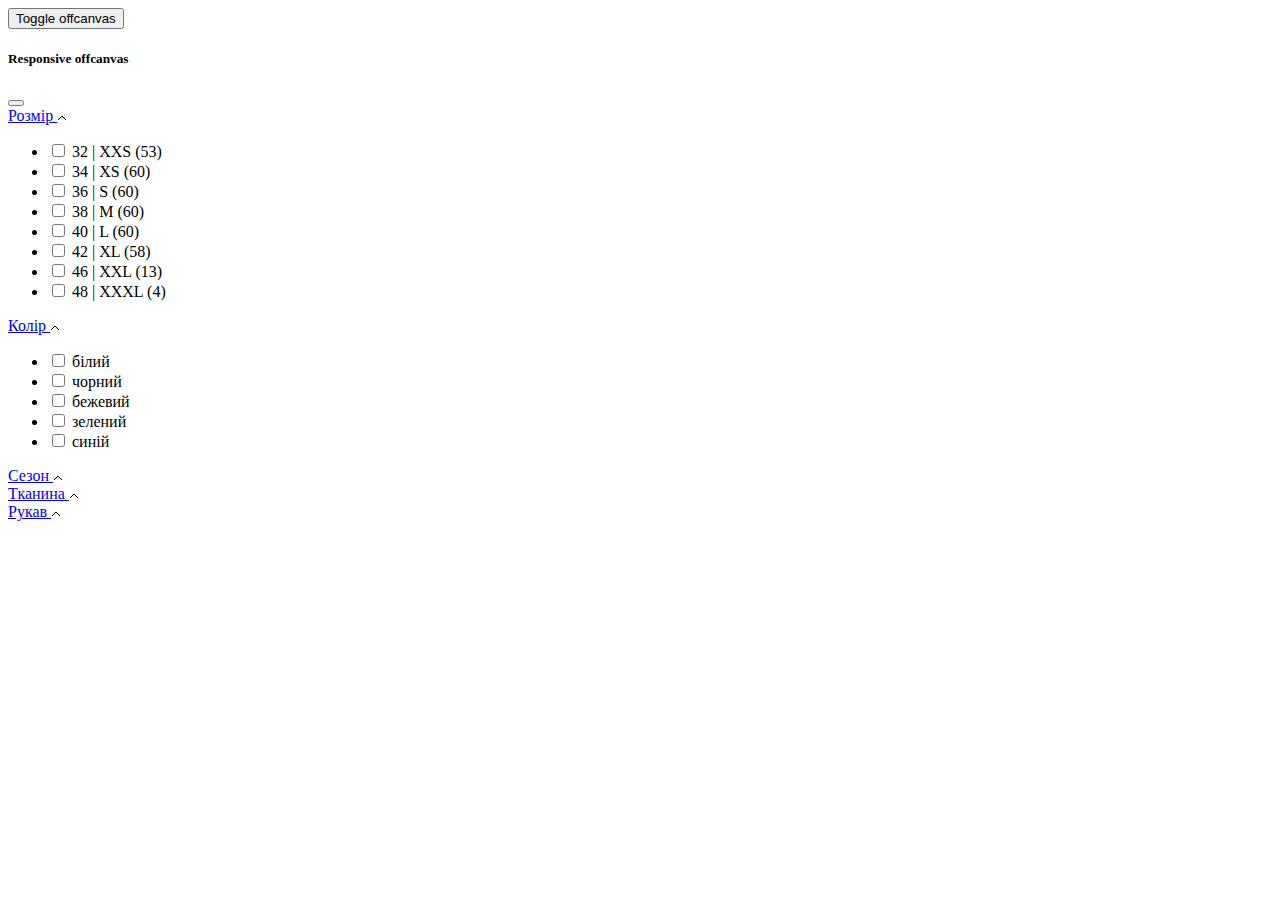
<file: Курсач/test.html>
<!doctype html>
<html lang="en">

<head>
  <meta charset="utf-8">
  <meta name="viewport" content="width=device-width, initial-scale=1">
  <title>Bootstrap demo</title>
  <link href="https://cdn.jsdelivr.net/npm/bootstrap@5.2.3/dist/css/bootstrap.min.css" rel="stylesheet"
    integrity="sha384-rbsA2VBKQhggwzxH7pPCaAqO46MgnOM80zW1RWuH61DGLwZJEdK2Kadq2F9CUG65" crossorigin="anonymous">
</head>

<body>


  <button class="btn btn-primary d-lg-none" type="button" data-bs-toggle="offcanvas"
    data-bs-target="#offcanvasResponsive" aria-controls="offcanvasResponsive">Toggle offcanvas</button>

  <div class="row">
    <div class="col-2">
      <div class="offcanvas-lg offcanvas-start" tabindex="-1" id="offcanvasResponsive"
        aria-labelledby="offcanvasResponsiveLabel">
        <div class="offcanvas-header">
          <h5 class="offcanvas-title" id="offcanvasResponsiveLabel">Responsive offcanvas</h5>
          <button type="button" class="btn-close" data-bs-dismiss="offcanvas" data-bs-target="#offcanvasResponsive"
            aria-label="Close"></button>
        </div>
        <div class="offcanvas-body">
          <div>
            <div>
              <a class="filterGroup" data-bs-toggle="collapse" href="#collapseSize" aria-expanded="false"
                aria-controls="collapseSize" id="sizeFilterGroup">
                <label for="sizeFilterGroup">
                  Розмір
                  <svg width="10" height="6" viewBox="0 0 10 6" fill="none" xmlns="http://www.w3.org/2000/svg">
                    <path d="M1 5L5 1L9 5" stroke="black" />
                  </svg>
                </label>
              </a>
            </div>
            <div class="collapse" id="collapseSize">
              <div>
                <ul class="list-unstyled filterOptions">
                  <li>
                    <label class="" for="flexCheckDefault1">
                      <input class="me-1" type="checkbox" value="" id="flexCheckDefault1">
                      32 | XXS (53)
                    </label>
                  </li>
                  <li>
                    <label class="" for="flexCheckDefault2">
                      <input class="me-1" type="checkbox" value="" id="flexCheckDefault2">
                      34 | XS (60)
                    </label>
                  </li>
                  <li>
                    <label class="" for="flexCheckDefault3">
                      <input class="me-1" type="checkbox" value="" id="flexCheckDefault3">
                      36 | S (60)
                    </label>
                  </li>
                  <li>
                    <label class="" for="flexCheckDefault4">
                      <input class="me-1" type="checkbox" value="" id="flexCheckDefault4">
                      38 | M (60)
                    </label>
                  </li>
                  <li>
                    <label class="" for="flexCheckDefault5">
                      <input class="me-1" type="checkbox" value="" id="flexCheckDefault5">
                      40 | L (60)
                    </label>
                  </li>
                  <li>
                    <label class="" for="flexCheckDefault6">
                      <input class="me-1" type="checkbox" value="" id="flexCheckDefault6">
                      42 | XL (58)
                    </label>
                  </li>
                  <li>
                    <label class="" for="flexCheckDefault7">
                      <input class="me-1" type="checkbox" value="" id="flexCheckDefault7">
                      46 | XXL (13)
                    </label>
                  </li>
                  <li>
                    <label class="" for="flexCheckDefault8">
                      <input class="me-1" type="checkbox" value="" id="flexCheckDefault8">
                      48 | XХXL (4)
                    </label>
                  </li>
                </ul>
              </div>
            </div>
          </div>

          <div>
            <div>
              <a class="filterGroup" data-bs-toggle="collapse" href="#colorFilter" role="button" aria-expanded="false"
                aria-controls="colorFilter" id="colorFilterGroup" />
              <label for="colorFilterGroup">
                Колір
                <svg width="10" height="6" viewBox="0 0 10 6" fill="none" xmlns="http://www.w3.org/2000/svg">
                  <path d="M1 5L5 1L9 5" stroke="black" />
                </svg>
              </label>
              </a>
            </div>
            <div class="collapse" id="colorFilter">
              <div>
                <ul class="list-unstyled filterOptions">
                  <li>
                    <label for="color1">
                      <input class="me-1" type="checkbox" value="" id="color1">
                      білий
                    </label>
                  </li>
                  <li>
                    <label for="color2">
                      <input class="me-1" type="checkbox" value="" id="color2">
                      чорний
                    </label>
                  </li>
                  <li>
                    <label for="color3">
                      <input class="me-1" type="checkbox" value="" id="color3">
                      бежевий
                    </label>
                  </li>
                  <li>
                    <label for="color4">
                      <input class="me-1" type="checkbox" value="" id="color4">
                      зелений
                    </label>
                  </li>
                  <li>
                    <label for="color5">
                      <input class="me-1" type="checkbox" value="" id="color5">
                      синій
                    </label>
                  </li>
                </ul>
              </div>
            </div>
          </div>

          <div>
            <a class="filterGroup" data-bs-toggle="collapse" href="#seasonFilter" role="button" aria-expanded="false"
              aria-controls="seasonFilter" id="seasonFilterGroup" />
            <label for="seasonFilterGroup">
              Сезон
              <svg width="10" height="6" viewBox="0 0 10 6" fill="none" xmlns="http://www.w3.org/2000/svg">
                <path d="M1 5L5 1L9 5" stroke="black" />
              </svg>
            </label>
            </a>
          </div>

          <div>
            <a class="filterGroup" data-bs-toggle="collapse" href="#textileFilter" role="button" aria-expanded="false"
              aria-controls="colorFilter" id="textileFilterGroup" />
            <label for="textileFilterGroup">
              Тканина
              <svg width="10" height="6" viewBox="0 0 10 6" fill="none" xmlns="http://www.w3.org/2000/svg">
                <path d="M1 5L5 1L9 5" stroke="black" />
              </svg>
            </label>
            </a>
          </div>

          <div>
            <a class="filterGroup" data-bs-toggle="collapse" href="#sleeveFilter" role="button" aria-expanded="false"
              aria-controls="colorFilter" id="sleeveFilterGroup" />
            <label for="sleeveFilterGroup">
              Рукав
              <svg width="10" height="6" viewBox="0 0 10 6" fill="none" xmlns="http://www.w3.org/2000/svg">
                <path d="M1 5L5 1L9 5" stroke="black" />
              </svg>
            </label>
            </a>
          </div>
        </div>
      </div>
    </div>
  </div>


  <script src="https://cdn.jsdelivr.net/npm/bootstrap@5.2.3/dist/js/bootstrap.bundle.min.js"
    integrity="sha384-kenU1KFdBIe4zVF0s0G1M5b4hcpxyD9F7jL+jjXkk+Q2h455rYXK/7HAuoJl+0I4"
    crossorigin="anonymous"></script>
</body>

</html>
</file>
<file: Домашка_4.1_4.2/styles/styles.css>
* {
	margin: 0;
	padding: 0;
	box-sizing: border-box;
}

img {
	max-width: 100%;
	height: auto;
	display: block;
}

@font-face {
	font-family: 'Ogg';
	src: url("../fonts/OggRegular.woff") format("woff"),
		url("../fonts/OggRegular.ttf") format("opentype"),
		url("../fonts/OggRegular.woff2") format("woff2")
}

@font-face {
	font-family: 'TradeGothic';
	src: url("../fonts/Trade\ Gothic\ LT\ Extended.woff") format("woff")
}

.content-wrapper {
	display: flex;
	flex-direction: row;
	align-items: center;
	justify-content: center;
	max-width: 1440px;
	padding-top: 100px;
}

.section-1 {
	max-width: 620px;
	display: flex;
	flex-direction: column;
	justify-content: center;
}

.section-1 h1 {
	font-family: 'Ogg';
	font-style: normal;
	font-weight: 300;
	font-size: 60px;
	line-height: 64px;
	color: #000000;
	padding-bottom: 100px;
}

.philosophy {
	font-family: 'TradeGothic';
	font-size: 14px;
	line-height: 21px;
	text-transform: capitalize;
	color: #000000;
	opacity: 0.55;
}

.zen {
	color: #71870E;
}

.section-1 p {
	font-family: 'TradeGothic';
	font-size: 16px;
	line-height: 28px;
	color: #000000;
	opacity: 0.85;
}

.section-1 a {
	font-family: 'TradeGothic';
	font-size: 16px;
	line-height: 24px;
	color: #CD9A3D;
}

.read-link {
	display: flex;
	flex-direction: row;
	align-items: center;
	gap: 30px;
	padding-top: 75px;
}

.section-2 {
	display: flex;
	flex-direction: column;
	justify-content: center;
	align-items: center;
	gap: 80px;
}

.spic {
	position: absolute;
	top: 300px;
	left: 1100px;
}

.section-2 p {
	font-family: 'TradeGothic';
	font-size: 16px;
	line-height: 24px;
	color: #71870E;
}

@media (max-width: 768px) {
	.mobile-hidden {
		display: none;
	}
  
	.section-1 h1 {
		font-family: 'Ogg';
		font-style: normal;
		font-weight: 300;
		font-size: 40px;
		line-height: 44px;
		text-align: center;
		color: #000000;
		padding: 25px 7px 25px 13px;
	}

	.read-link {
		display: flex;
		justify-content: center;
		align-items: center;
		gap: 31px;
		padding-bottom: 35px;
	}

	.bpic-mobile {
		position: absolute;
	}
	
	.spic-mobile {
		position: relative;
		left: 103px;
		top: 278px;
	
	}
}

@media (min-width: 900px) {
	.desktop-hidden {
		display: none;
	}
}
</file>
<file: Домашка_grid/styles/styles.css>
*{
    padding: 0;
    margin: 0;
    box-sizing: border-box;
}

body {
    font-family: 'Raleway', sans-serif;
}

.container-l {
    max-width: 1440px;
    margin-left: auto;
    margin-right: auto;
}

.container-m {
    max-width: 1100px;
    padding-left: 20px;
    padding-right: 20px;
    margin-right: auto;
    margin-left: auto;
}

.main-pic {
    background: url(../images/pexels-tima-miroshnichenko-5428267\ 1.png);
    background-position: center;
    background-size: cover;  
    max-height: 570px;
}

.main-pic-container {
    color: azure;
    padding-top: 150px;
    padding-bottom: 20%;
}

.main-pic-text {
    color: azure;
    margin-bottom: 30px;
}

.main-pic-title {
    font-weight: 700;
    font-size: 38px;
    line-height: 42px;
    letter-spacing: -0.03em;
    text-transform: uppercase;
    color: azure;
}

.blocks {
    display: grid;
    grid-template-columns: repeat(4, 1fr);
    min-height: 400px;
}


@media (max-width: 768px) {
    .main-pic-container {
        color: azure;
        padding-top: 48px;
        padding-bottom: 48px;
    }
    .main-pic-title {
        font-size: 28px;
    }

    .blocks {
        grid-template-columns: repeat(2, 1fr);
    }
}

@media (max-width: 998px) {
    .blocks {
        grid-template-columns: repeat(2, 1fr);
    }
}

@media (max-width: 560px) {
    .blocks {
        grid-template-columns: repeat(1, 1fr);
    }
}

.block:hover {
    background-color: #0536FC;
    color: #FFFFFF;
}

.block:hover p {
    background-color: #0536FC;
    color: #FFFFFF;
}

.block:hover a {
    background-color: #ffffff;
}

.block {
    border-right: 1px solid #B4C5C8;
    position: relative;
    padding-bottom: 75px;
    text-size-adjust: 130%;
    padding-right: 100px;
    padding-top: 50px;
    padding-left: 20px;
}

.svg-block {
        position: absolute;
        right: 0;
        bottom: 0;
}

.svg-button {
    display: inline-flex;
    align-items: center;
    justify-content: center;
    width: 100px;
    height: 100px;
    background-color: #FFFFFF;
}

.block a img {
    margin: 25px;
}

.block p {
    font-style: normal;
    font-weight: 400;
    font-size: 16px;
    line-height: 24px;
    letter-spacing: -0.03em;
    color: #000000;
}

.block h2 {
    font-style: normal;
    font-weight: 700;
    font-size: 16px;
    line-height: 24px;
    letter-spacing: -0.03em;
    text-transform: uppercase;
}
</file>
<file: Домашка_кроссовок/styles/styles.css>
*{
    padding: 0;
    margin: 0;
    box-sizing: border-box;
}

body {
    margin: 0;
    font-family: 'Tomorrow', Arial, Helvetica, sans-serif; 
}

img {
  max-width: 100%;
  height: auto;
  display: block;
}

.container {
    max-width: 1240px;
    margin-left: auto;
    margin-right: auto;
    padding-left: 20px;
    padding-right: 20px;
}

@media screen and (min-width: 768px) {
  .desktop-hidden {
    display: none;
  }
}

@media screen and (max-width: 767px) {
  .mobile-hidden {
    display: none;
  }
}


.section-2-text {
  width: 66%;
}

.section-2-img-wrap {
  width: 25%;
}

.section-3-text {
  font-size: 56px;
  line-height: 140%;
  letter-spacing: 0.04em;
  text-transform: uppercase;
  color: #FFFFFF;
  padding-top: 200px;
  padding-bottom: 200px;
  width: 85%;
  margin-left: auto;
  margin-right: auto;
  }

  .container-4 h2 {
    font-family: 'Sintony';
    font-style: normal;
    font-weight: 400;
    font-size: 40px;
    line-height: 140%;
    color: #000000;
  }

  .container-4 {
    display: flex;
    gap: 20px;
    padding-top: 122px;
    padding-bottom: 122px;
    justify-content: space-between;
  }

  .container-4 figure {
    width: 50%;
  }

  .container-4-text {
    width: 40%;
  }

.header-wrapper {
    display: flex;
    justify-content: space-between;
    align-items: center;
    padding-top: 50px;
    padding-bottom: 40px;
}

.header-logo {
  display: block;
}

nav {
    display: flex;
}

.header-navigation-list {
    display: flex;
    gap: 20px;
    list-style: none;
    align-items: center;
}

.header-button {
  background: none;
  border: 0;
  cursor: pointer;
  font-family: inherit;
}

/*Section 1*/

.section-1{
  background: url(../images/section1-bg.jpg);
  background-size: cover; 
  font-style: normal;
  font-weight: 400;
  font-size: 46px;
  line-height: 140%;
  letter-spacing: 0.03em;
  text-transform: uppercase;
}

.section-1-container {
  padding-top: 30px;
}

.section-1-image-wrap {
  display: flex;
  justify-content: center;
}

.section-1-container span {
  font-style: normal;
  font-weight: 400;
  font-size: 46px;
  line-height: 140%;
  letter-spacing: 0.03em;
  text-transform: uppercase;
}

/*Section 1*/

/*Section 2*/

.section-2-text {
font-family: 'Sintony';
font-style: normal;
font-weight: 400;
font-size: 40px;
line-height: 140%;
text-transform: uppercase;
}

.section-2-container {
  display: flex;
  padding-top: 100px;
  padding-bottom: 100px;
  gap: 32px;
}

/*Section 3*/

.section-3 {
  background: url(../images/section2-bg.jpg);
  background-size: cover;
}

/*Section 3*/

.container-4 p {
  font-family: 'Sintony';
  font-style: normal;
  font-weight: 400;
  font-size: 60px;
  line-height: 160%;
  color: #000000;
}

.container-4 p {
  font-family: 'Sintony';
  font-style: normal;
  font-weight: 400;
  font-size: 24px;
  line-height: 160%;
  color: #000000;
} 

@media screen and (max-width: 767px) {
  .header-wrapper {
    padding-top: 20px;
    padding-bottom: 20px;
  }

  .header-logo-link {
    width: 140px;
  }

  .mobile-hidden {
    display: none;
  }

  .desktop-hidden-bottom {
    padding-bottom: 50px;
  }

  .section-1 {
    font-size: 24px;
  }

   .section-2-container {
    flex-direction: column;
    padding-top: 40px;
    padding-bottom: 40px;
   }

   .section-2-img-wrap {
    width: 100%;
   }

   .section-2-text p {
    font-size: 20px;
    line-height: 140%;
    text-transform: uppercase;
   }

   .section-2-text {
    width: 100%;
   }

   .section-3-text {
      font-size: 24px;
      width: 100%;
      padding-top: 20px;
      padding-bottom: 20px;
   }
   
   .container-4 {
    display: flex;
    flex-direction: column;
    padding-top: 60px;
    padding-bottom: 50px;
  }

  .container-4 h2 {
    font-weight: 700;
    font-size: 24px;
    line-height: 140%;
  }
  
  .container-4 p {
    font-size: 24px;
    line-height: 160%;
  }  

  .container-4 figure {
    width: 100%;
  }

  .container-4-text {
    width: 100%;
  }
}
</file>
<file: Курсач/styles/styles.css>
.link-active{
    color: #DA1F39;
    font-family: 'Raleway';
    font-style: normal;
    font-weight: 700;
    font-size: 16px;
    line-height: 19px;
}

.navbar-toggler {
    border-color: white;
}

.nav-item {
    font-family: 'Raleway';
        font-style: normal;
        font-weight: 400;
        font-size: 16px;
        line-height: 19px;
        color: #000000;
}

.link-mobile a {
    text-decoration: none;
    color: black;
}

.dropdown a[aria-expanded="true"] svg {
    transform: rotate(180deg);
} 

.breadcrumb-item a{
    color: black;
    text-decoration: none;
}

.breadcrumb-item .active {
    color: grey;
}

.filterGroup[aria-expanded="true"] label svg{
    transform: rotate(180deg);
}

.filterGroup {
    font-family: 'Raleway';
    font-style: normal;
    font-weight: 600;
    font-size: 12px;
    line-height: 166.4%;
    color: #000000;
}

.filterGroup:hover {
    color: #000000;
}

.filterOptions label {
    display: inline-flex;
    align-items: center;
    font-family: 'Raleway';
    font-style: normal;
    font-weight: 300;
    font-size: 12px;
    line-height: 20p;
    color: #565656;
}

.form-check-label {
    font-style: normal;
    font-weight: 300;
    font-size: 12px;
    line-height: 20px;
    color: #565656;
}

.sorting-text {
    font-style: normal;
    font-weight: 300;
    font-size: 12px;
    line-height: 20px;
    color: #000000;
}

.layout-button {
    color: #C4C4C4;
}

.layout-button.active {
    color: #565656;
}

.breadcrumb-item {
    font-style: normal;
    font-weight: 600;
    font-size: 12px;
    line-height: 166.4%;
}

.breadcrumb-item.active {
    font-weight: 300;
    line-height: 20px;
}

.category-title {
    font-family: 'Dela';
    font-style: normal;
    font-weight: 400;
    font-size: 36px;
    line-height: 140.3%;
    text-transform: uppercase;
    color: #000000;
}

.footer {
    background-color: #F4F4F4;
    position: relative;
}

.footer-contacts p{
    margin-bottom: 5px;
}

.footer-pic {
    margin-top: 70px;
}

.footer-socials a{
    text-decoration: none;
}

.page-list a{
    text-decoration: none;
    font-family: 'Raleway';
    font-style: normal;
    font-weight: 700;
    font-size: 14px;
    line-height: 166.2%;
    color: #000000;
}

.page-list a.active {
    font-family: 'Raleway';
    font-style: normal;
    font-weight: 700;
    font-size: 14px;
    line-height: 166.2%;
    color: #B0B0B0;
}

.main-content p {
    font-family: 'Raleway';
    font-style: normal;
    font-weight: 300;
    font-size: 14px;
    line-height: 166.19%;
    color: #000000;
}

.show-more {
    font-family: 'Raleway';
    font-style: normal;
    font-weight: 600;
    font-size: 14px;
    line-height: 16px;
    text-transform: uppercase;
    color: #000000;
}

.footer ul {
    font-family: 'Raleway';
        font-style: normal;
        font-weight: 300;
        font-size: 14px;
        line-height: 166.19%;
        color: #000000;
}

.footer p {
    font-family: 'Raleway';
    font-style: normal;
    font-weight: 300;
    font-size: 14px;
    line-height: 166.19%;
    font-feature-settings: 'pnum' on, 'lnum' on;
    color: #000000;
}

.arrow {
    position: absolute;
    left: 50%;
    bottom: 90%;
}
</file>
<file: Курсач/fonts.css>
@font-face {
    font-family: 'Raleway';
    src: url(fonts/RalewayFont/Raleway-Light.woff) format('woff'),
        url(fonts/RalewayFont/Raleway-Light.ttf) format('truetype');
    font-weight: 300;
}

@font-face {
    font-family: 'Raleway';
    src: url(fonts/RalewayFont/Raleway-Regular.woff) format('woff'),
        url(fonts/RalewayFont/Raleway-Regular.ttf) format('truetype');
    font-weight: 400;
}

@font-face {
    font-family: 'Raleway';
    src: url(fonts/RalewayFont/Raleway-SemiBold.woff) format('woff'),
        url(fonts/RalewayFont/Raleway-SemiBold.ttf) format('truetype');
    font-weight: 600;
}

@font-face {
    font-family: 'Raleway';
    src: url(fonts/RalewayFont/Raleway-Bold.woff) format('woff'),
        url(fonts/RalewayFont/Raleway-Bold.ttf) format('truetype');
    font-weight: 700;
}

@font-face {
    font-family: 'Dela';
    src: url(fonts/DelaGothicOne/DelaGothicOne-Regular.woff2) format('woff2'),
        url(fonts/DelaGothicOne/DelaGothicOne-Regular.woff) format('woff'),
        url(fonts/DelaGothicOne/DelaGothicOne-Regular.ttf) format('truetype');
    font-weight: 400;
}
</file>
